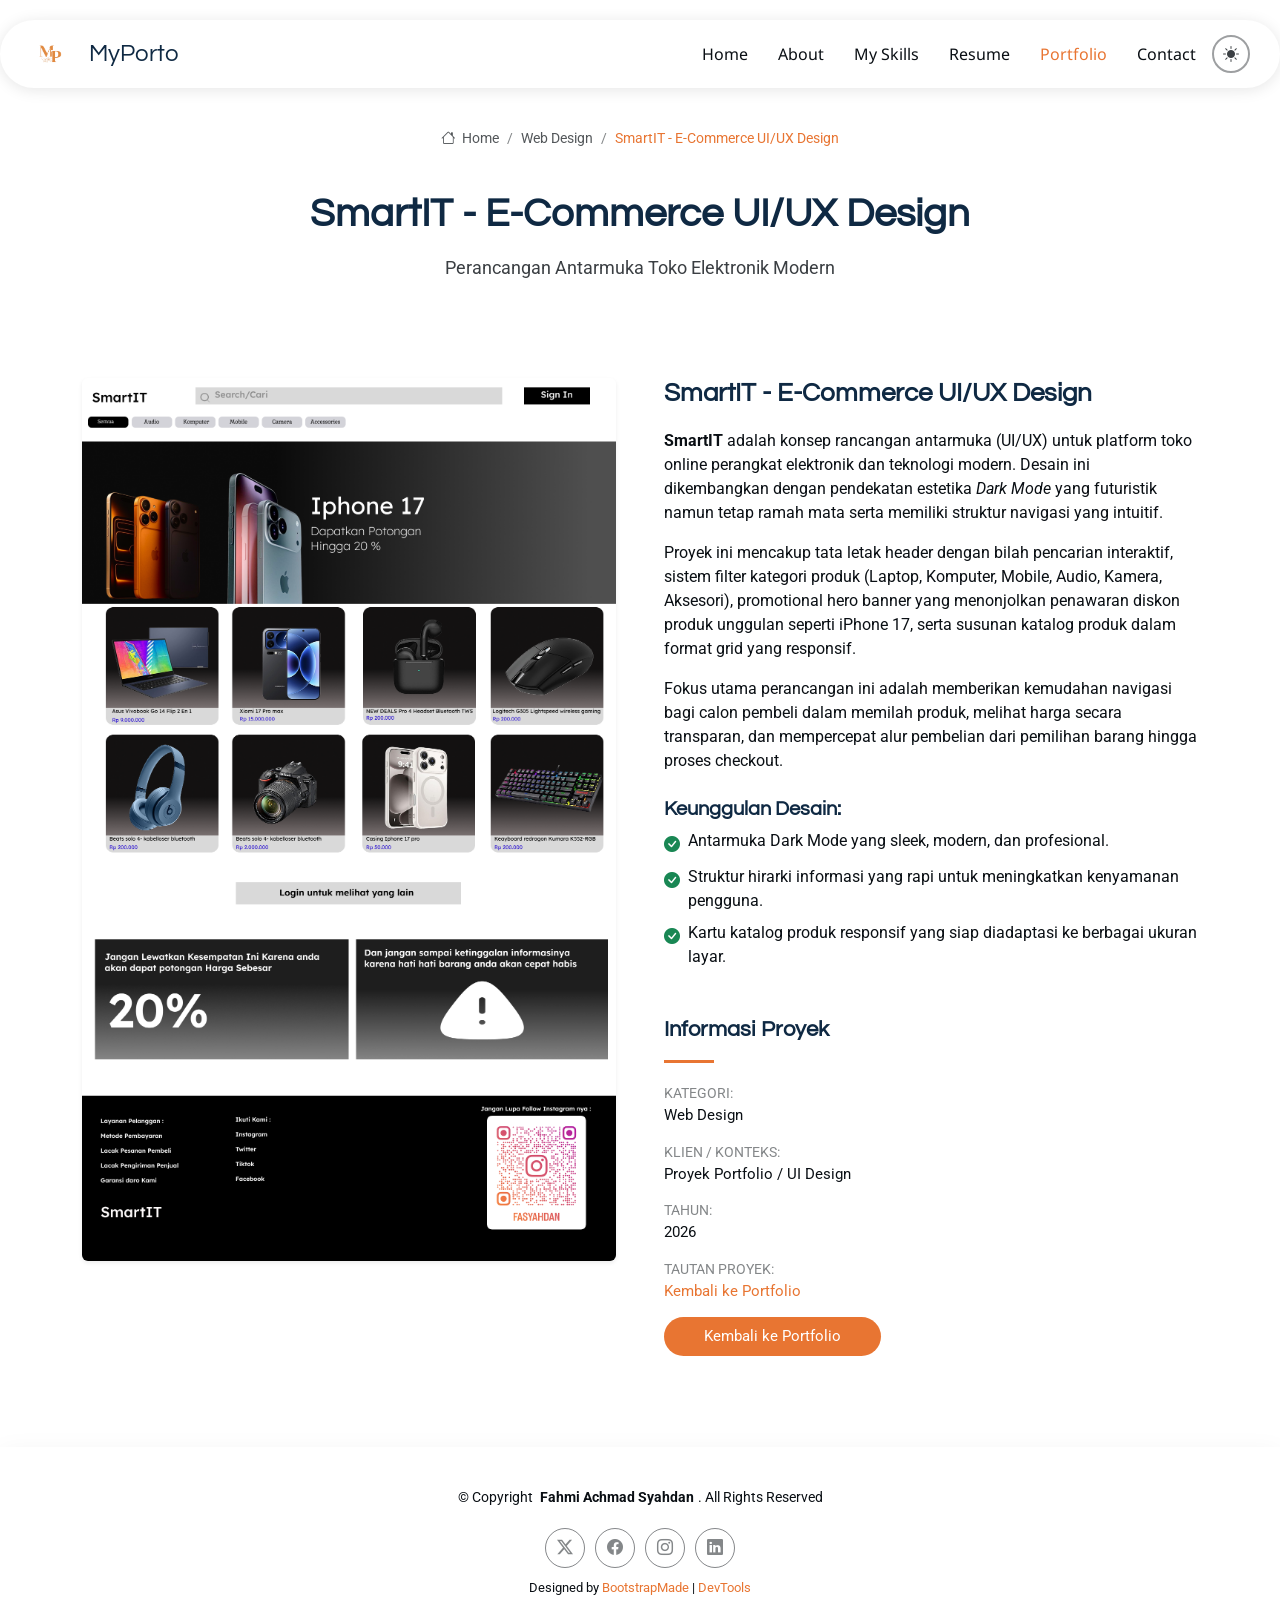
<file: portfolio-details.html>
<!DOCTYPE html>
<html lang="en">

<head>
  <meta charset="utf-8">
  <meta content="width=device-width, initial-scale=1.0" name="viewport">
  <title>Portfolio Details - EasyFolio Bootstrap Template</title>
  <meta name="description" content="">
  <meta name="keywords" content="">

  <!-- Favicons -->
  <link href="assets/img/profile/logo-favicon.png" rel="icon">
  <link href="assets/img/profile/logo-favicon.png" rel="apple-touch-icon">

  <!-- Fonts -->
  <link href="https://fonts.googleapis.com" rel="preconnect">
  <link href="https://fonts.gstatic.com" rel="preconnect" crossorigin>
  <link
    href="https://fonts.googleapis.com/css2?family=Roboto:ital,wght@0,100;0,300;0,400;0,500;0,700;0,900;1,100;1,300;1,400;1,500;1,700;1,900&family=Noto+Sans:ital,wght@0,100;0,200;0,300;0,400;0,500;0,600;0,700;0,800;0,900;1,100;1,200;1,300;1,400;1,500;1,600;1,700;1,800;1,900&family=Questrial:wght@400&display=swap"
    rel="stylesheet">

  <!-- Vendor CSS Files -->
  <link href="assets/vendor/bootstrap/css/bootstrap.min.css" rel="stylesheet">
  <link href="assets/vendor/bootstrap-icons/bootstrap-icons.css" rel="stylesheet">
  <link href="assets/vendor/aos/aos.css" rel="stylesheet">
  <link href="assets/vendor/glightbox/css/glightbox.min.css" rel="stylesheet">
  <link href="assets/vendor/swiper/swiper-bundle.min.css" rel="stylesheet">

  <!-- Main CSS File -->
  <link href="assets/css/main.css" rel="stylesheet">

  <!-- =======================================================
  * Template Name: EasyFolio
  * Template URL: https://bootstrapmade.com/easyfolio-bootstrap-portfolio-template/
  * Updated: Feb 21 2025 with Bootstrap v5.3.3
  * Author: BootstrapMade.com
  * License: https://bootstrapmade.com/license/
  ======================================================== -->

  <!-- Dark mode: Apply before render to prevent FOUC -->
  <script>
    (function () {
      if (localStorage.getItem('easyfolio-dark-mode') === 'enabled') {
        document.documentElement.classList.add('dark-mode-preload');
        document.addEventListener('DOMContentLoaded', function () {
          document.body.classList.add('dark-mode');
          document.documentElement.classList.remove('dark-mode-preload');
        });
      }
    })();
  </script>
</head>

<body class="portfolio-details-page">

  <header id="header" class="header d-flex align-items-center sticky-top">
    <div
      class="header-container container-fluid container-xxl position-relative d-flex align-items-center justify-content-between">

      <a href="index.html" class="logo d-flex align-items-center me-auto">
        <img src="assets/img/profile/logo my porto.png" alt="Logo">
        <h1 class="sitename">MyPorto</h1>
      </a>

      <nav id="navmenu" class="navmenu">
        <ul>
          <li><a href="index.html#hero">Home</a></li>
          <li><a href="index.html#about">About</a></li>
          <li><a href="index.html#skills">My Skills</a></li>
          <li><a href="index.html#resume">Resume</a></li>
          <li><a href="index.html#portfolio" class="active">Portfolio</a></li>
          <li><a href="index.html#contact">Contact</a></li>
        </ul>
        <i class="mobile-nav-toggle d-xl-none bi bi-list"></i>
      </nav>

      <!-- <div class="header-social-links">
        <a href="#" class="twitter"><i class="bi bi-twitter-x"></i></a>
        <a href="#" class="facebook"><i class="bi bi-facebook"></i></a>
        <a href="#" class="instagram"><i class="bi bi-instagram"></i></a>
        <a href="#" class="linkedin"><i class="bi bi-linkedin"></i></a>
      </div> -->

      <!-- Dark Mode Toggle -->
      <button class="dark-mode-toggle ms-3" id="darkModeToggle" title="Toggle Dark Mode" aria-label="Toggle Dark Mode">
        <i class="bi bi-sun-fill icon-sun"></i>
        <i class="bi bi-moon-fill icon-moon"></i>
      </button>

    </div>
  </header>

  <main class="main">

    <!-- Page Title -->
    <div class="page-title">
      <div class="breadcrumbs">
        <nav aria-label="breadcrumb">
          <ol class="breadcrumb">
            <li class="breadcrumb-item"><a href="index.html"><i class="bi bi-house"></i> Home</a></li>
            <li class="breadcrumb-item"><a href="index.html#portfolio" id="breadcrumb-category">Portfolio</a></li>
            <li class="breadcrumb-item active current" id="breadcrumb-item-title">Portfolio Details</li>
          </ol>
        </nav>
      </div>

      <div class="title-wrapper">
        <h1>Portfolio Details</h1>
        <p>Detail lengkap dan dokumentasi hasil karya proyek.</p>
      </div>
    </div><!-- End Page Title -->

    <!-- Portfolio Details Section -->
    <section id="portfolio-details" class="portfolio-details section">

      <div class="container" data-aos="fade-up">

        <div class="row gy-4 g-lg-5">
          <div class="col-lg-6" id="portfolio-images-container">
            <img src="assets/img/portfolio/web design.png" class="img-fluid mb-4 rounded shadow-sm" alt="Portfolio Image">
          </div>

          <div class="col-lg-6">

            <div class="position-sticky" style="top: 40px">
              <div class="portfolio-description">
                <h2 id="detail-title">Judul Portfolio</h2>
                <div id="detail-description">
                  <p>Penjelasan detail proyek portfolio akan tampil di sini.</p>
                </div>
              </div>

              <div class="portfolio-info mt-5">
                <h3>Informasi Proyek</h3>
                <ul>
                  <li><strong>Kategori:</strong> <span id="info-category">Web Design</span></li>
                  <li><strong>Klien / Konteks:</strong> <span id="info-client">Proyek Kampus</span></li>
                  <li><strong>Tahun:</strong> <span id="info-date">2026</span></li>
                  <li><strong>Tautan Proyek:</strong> <a href="index.html#portfolio" id="info-url">Kembali ke Portfolio</a></li>
                  <li><a href="index.html#portfolio" class="btn-visit align-self-start" id="btn-visit">Lihat Portfolio Lainnya</a></li>
                </ul>
              </div>
            </div>

          </div>
        </div>

      </div>

    </section><!-- /Portfolio Details Section -->

  </main>

  <footer id="footer" class="footer">

    <div class="container">
      <div class="copyright text-center ">
        <p>© <span>Copyright</span> <strong class="px-1 sitename">Fahmi Achmad Syahdan</strong>. <span>All Rights Reserved</span>
        </p>
      </div>
      <div class="social-links d-flex justify-content-center">
        <a href=""><i class="bi bi-twitter-x"></i></a>
        <a href=""><i class="bi bi-facebook"></i></a>
        <a href=""><i class="bi bi-instagram"></i></a>
        <a href=""><i class="bi bi-linkedin"></i></a>
      </div>
      <div class="credits">
        Designed by <a href="https://bootstrapmade.com/">BootstrapMade</a> | <a
          href="https://bootstrapmade.com/tools/">DevTools</a>
      </div>
    </div>

  </footer>

  <!-- Scroll Top -->
  <a href="#" id="scroll-top" class="scroll-top d-flex align-items-center justify-content-center"><i
      class="bi bi-arrow-up-short"></i></a>

  <!-- Vendor JS Files -->
  <script src="assets/vendor/bootstrap/js/bootstrap.bundle.min.js"></script>
  <script src="assets/vendor/php-email-form/validate.js"></script>
  <script src="assets/vendor/aos/aos.js"></script>
  <script src="assets/vendor/waypoints/noframework.waypoints.js"></script>
  <script src="assets/vendor/glightbox/js/glightbox.min.js"></script>
  <script src="assets/vendor/imagesloaded/imagesloaded.pkgd.min.js"></script>
  <script src="assets/vendor/isotope-layout/isotope.pkgd.min.js"></script>
  <script src="assets/vendor/swiper/swiper-bundle.min.js"></script>

  <!-- Main JS File -->
  <script src="assets/js/main.js"></script>

  <!-- Script Penjelasan Dinamis Portofolio -->
  <script>
    document.addEventListener('DOMContentLoaded', function () {
      const portfolioData = {
        'smartit-web': {
          title: 'SmartIT - E-Commerce UI/UX Design',
          subtitle: 'Perancangan Antarmuka Toko Elektronik Modern',
          category: 'Web Design',
          client: 'Proyek Portfolio / UI Design',
          date: '2026',
          url: 'index.html#portfolio',
          urlText: 'Kembali ke Portfolio',
          images: [
            { src: 'assets/img/portfolio/web design.png', alt: 'SmartIT UI Design' }
          ],
          description: `
            <p><strong>SmartIT</strong> adalah konsep rancangan antarmuka (UI/UX) untuk platform toko online perangkat elektronik dan teknologi modern. Desain ini dikembangkan dengan pendekatan estetika <em>Dark Mode</em> yang futuristik namun tetap ramah mata serta memiliki struktur navigasi yang intuitif.</p>
            <p>Proyek ini mencakup tata letak header dengan bilah pencarian interaktif, sistem filter kategori produk (Laptop, Komputer, Mobile, Audio, Kamera, Aksesori), promotional hero banner yang menonjolkan penawaran diskon produk unggulan seperti iPhone 17, serta susunan katalog produk dalam format grid yang responsif.</p>
            <p>Fokus utama perancangan ini adalah memberikan kemudahan navigasi bagi calon pembeli dalam memilah produk, melihat harga secara transparan, dan mempercepat alur pembelian dari pemilihan barang hingga proses checkout.</p>
          `,
          highlightsTitle: 'Keunggulan Desain:',
          highlights: [
            'Antarmuka Dark Mode yang sleek, modern, dan profesional.',
            'Struktur hirarki informasi yang rapi untuk meningkatkan kenyamanan pengguna.',
            'Kartu katalog produk responsif yang siap diadaptasi ke berbagai ukuran layar.'
          ]
        },
        'laundrymu-mobile': {
          title: 'LaundryMu - Mobile Application',
          subtitle: 'Aplikasi Layanan Cuci Baju Terintegrasi Berbasis Mobile',
          category: 'Mobile Developer',
          client: 'Proyek Aplikasi Kampus',
          date: '2026',
          url: 'index.html#portfolio',
          urlText: 'Kembali ke Portfolio',
          images: [
            { src: 'assets/img/portfolio/mobile developper.jpg', alt: 'LaundryMu Mobile Interface 1' },
            { src: 'assets/img/portfolio/mobile developpere.jpg', alt: 'LaundryMu Mobile Interface 2' }
          ],
          description: `
            <p><strong>LaundryMu Mobile App</strong> dirancang untuk menyelesaikan permasalahan efisiensi dalam layanan laundry harian. Aplikasi ini memberikan kenyamanan bagi pengguna untuk memesan jasa pencucian pakaian langsung dari smartphone mereka tanpa perlu datang ke lokasi fisik outlet.</p>
            <p>Fitur-fitur utama yang ditawarkan meliputi sistem pemilihan jenis paket cuci (cuci lipat, cuci setrika, express), penentuan alur antar-jemput pakaian otomatis, kalkulator estimasi biaya berbasis berat atau jumlah barang, hingga fitur notifikasi status pengerjaan yang transparan dari tahap penerimaan, pencucian, pengeringan, hingga siap diantar.</p>
            <p>Pengembangan antarmuka berfokus pada kesederhanaan penggunaan (usability) sehingga pengguna dari berbagai kalangan dapat menyelesaikan transaksi hanya dalam beberapa langkah mudah.</p>
          `,
          highlightsTitle: 'Fitur Utama Mobile App:',
          highlights: [
            'Pemesanan antar-jemput cuci pakaian berbasis lokasi.',
            'Status pengerjaan real-time (Penerimaan -> Pencucian -> Pengeringan -> Selesai).',
            'Sistem kalkulasi harga otomatis dan riwayat pesanan.'
          ]
        },
        'laundrymu-web': {
          title: 'LaundryMu - Web Management System',
          subtitle: 'Dashboard Admin & Sistem Manajemen Outlet Laundry',
          category: 'Web Developer',
          client: 'Proyek Aplikasi Kampus',
          date: '2026',
          url: 'index.html#portfolio',
          urlText: 'Kembali ke Portfolio',
          images: [
            { src: 'assets/img/portfolio/web developper.png', alt: 'LaundryMu Web Dashboard' }
          ],
          description: `
            <p><strong>LaundryMu Web Management System</strong> merupakan platform berbasis web yang dirancang khusus untuk memenuhi kebutuhan manajerial pemilik outlet dan staf kasir laundry. Sistem ini mengintegrasikan seluruh operasional usaha dalam satu dashboard yang aman dan mudah dioperasikan.</p>
            <p>Dengan sistem ini, kasir dapat melakukan pencatatan transaksi masuk dengan cepat, mencetak nota atau mengirimkan bukti pembayaran digital via WhatsApp/Email, serta mengelola antrean pengerjaan laundry. Pemilik usaha juga disajikan analitik data keuangan harian, mingguan, dan bulanan melalui grafik visualisasi yang interaktif.</p>
            <p>Dibidang teknis, web ini dibangun dengan memperhatikan arsitektur data yang efisien, keamanan hak akses pengguna (Role-based Access Control), serta kecepatan pengolahan data transaksi skala menengah.</p>
          `,
          highlightsTitle: 'Modul & Fitur Web:',
          highlights: [
            'Dashboard analitik pendapatan dan grafik transaksi harian.',
            'Manajemen status inventaris bahan cuci & data pelanggan.',
            'Sistem Kasir (POS) cepat dengan pencetakan struk digital.'
          ]
        },
        'kematif-org': {
          title: 'Pengalaman Organisasi - KEMATIF Polije',
          subtitle: 'Ketua BPH & Anggota Divisi Humas KEMATIF Polije',
          category: 'Organisasi',
          client: 'KEMATIF Politeknik Negeri Jember',
          date: '2024 - Sekarang',
          url: 'index.html#resume',
          urlText: 'Lihat Resume Organisasi',
          images: [
            { src: 'assets/img/portfolio/kematif.JPG', alt: 'Kegiatan Organisasi KEMATIF' }
          ],
          description: `
            <p>Perjalanan kepemimpinan dan manajerial dalam organisasi mahasiswa <strong>KEMATIF (Keluarga Mahasiswa Teknik Informatika) Politeknik Negeri Jember</strong>. Selama masa kepengurusan, dipercayakan amanah strategis sebagai <strong>Ketua Badan Pengawas Harian (BPH)</strong> untuk periode 2024-2025.</p>
            <p>Dalam peran sebagai Ketua BPH, tanggung jawab utama meliputi pengawasan pelaksanaan program kerja seluruh divisi, penyusunan evaluasi kinerja pengurus, pertanggungjawaban anggaran, serta menjaga keharmonisan internal organisasi. Selanjutnya pada periode 2026-Sekarang, terus aktif berkontribusi di <strong>Divisi Humas</strong> untuk memimpin strategi komunikasi publik, menjalin kerjasama eksternal, dan mengelola media publikasi himpunan.</p>
            <p>Pengalaman ini mengasah soft skill yang sangat berharga seperti kemampuan kepemimpinan (leadership), pemecahan masalah kritis, manajemen konflik, komunikasi publik, serta kerja sama tim dalam situasi bertekanan tinggi.</p>
          `,
          highlightsTitle: 'Pencapaian & Peran Utama:',
          highlights: [
            'Mengawal dan mengevaluasi seluruh program kerja himpunan selama periode 2024-2025.',
            'Merancang strategi kehumasan dan penyampaian informasi kepada pihak internal & eksternal kampus.',
            'Menginisiasi publikasi kreatif dan liputan dokumentasi kegiatan kemahasiswaan.'
          ]
        },
        'photography-ec': {
          title: 'Karya Fotografi & Dokumentasi UKM English Club',
          subtitle: 'Dokumentasi Visual Liputan Acara Kampus & Event',
          category: 'Fotografer',
          client: 'UKM English Club Polije',
          date: '2025 - Sekarang',
          url: 'index.html#portfolio',
          urlText: 'Kembali ke Portfolio',
          images: [
            { src: 'assets/img/portfolio/organisasi ec.JPG', alt: 'Dokumentasi UKM EC 1' },
            { src: 'assets/img/portfolio/organisasi ec 2.JPG', alt: 'Dokumentasi UKM EC 2' }
          ],
          description: `
            <p>Koleksi dokumentasi visual dan hasil karya fotografi pada berbagai kegiatan resmi <strong>UKM English Club Politeknik Negeri Jember</strong>. Fotografi merupakan salah satu keahlian utama di luar dunia pemrograman yang menjadi wadah dalam mengekspresikan kreativitas visual dan komunikasi publik.</p>
            <p>Proyek dokumentasi ini mencakup pengambilan gambar pada event makrab, kompetisi bahasa Inggris, seminar nasional, serta pelantikan anggota baru. Proses pengerjaan meliputi perencanaan sudut pengambilan gambar (shot list), teknik pencahayaan di lapangan, hingga tahap <em>post-processing</em> (retouching dan koreksi warna) agar hasil foto memiliki standar kualitas tinggi.</p>
            <p>Hasil karya ini tidak hanya digunakan sebagai arsip organisasi tetapi juga menjadi materi utama dalam kampanye media sosial untuk menarik minat calon anggota baru.</p>
          `,
          highlightsTitle: 'Keahlian Fotografi & Media:',
          highlights: [
            'Penguasaan teknik kamera DSLR/Mirrorless, komposisi visual, & lighting.',
            'Penyuntingan dan koreksi warna foto untuk keperluan materi publikasi.',
            'Manajemen liputan dokumentasi event berskala kampus.'
          ]
        }
      };

      // Get project ID from URL
      const urlParams = new URLSearchParams(window.location.search);
      let projectId = urlParams.get('id');

      if (!projectId || !portfolioData[projectId]) {
        projectId = 'smartit-web'; // Default item
      }

      const data = portfolioData[projectId];

      // Update Page Headings & Breadcrumb
      document.title = `${data.title} - Detail Portfolio`;
      
      const pageTitleH1 = document.querySelector('.title-wrapper h1');
      if (pageTitleH1) pageTitleH1.textContent = data.title;

      const pageTitleP = document.querySelector('.title-wrapper p');
      if (pageTitleP) pageTitleP.textContent = data.subtitle;

      const breadcrumbCat = document.getElementById('breadcrumb-category');
      if (breadcrumbCat) breadcrumbCat.textContent = data.category;

      const breadcrumbTitle = document.getElementById('breadcrumb-item-title');
      if (breadcrumbTitle) breadcrumbTitle.textContent = data.title;

      // Update Images
      const imgContainer = document.getElementById('portfolio-images-container');
      if (imgContainer) {
        imgContainer.innerHTML = data.images.map(img => 
          `<img src="${img.src}" class="img-fluid mb-4 rounded shadow-sm" alt="${img.alt}">`
        ).join('');
      }

      // Update Content
      const titleElem = document.getElementById('detail-title');
      if (titleElem) titleElem.textContent = data.title;

      const descElem = document.getElementById('detail-description');
      if (descElem) {
        let contentHtml = data.description;
        if (data.highlights && data.highlights.length > 0) {
          contentHtml += `<div class="mt-4 mb-4"><h5 class="fw-bold">${data.highlightsTitle || 'Highlight Proyek:'}</h5><ul class="list-unstyled mt-2">`;
          data.highlights.forEach(h => {
            contentHtml += `<li class="mb-2 d-flex align-items-start"><i class="bi bi-check-circle-fill text-success me-2 mt-1"></i><span>${h}</span></li>`;
          });
          contentHtml += `</ul></div>`;
        }
        descElem.innerHTML = contentHtml;
      }

      // Update Project Info Sidebar
      const catElem = document.getElementById('info-category');
      if (catElem) catElem.textContent = data.category;

      const clientElem = document.getElementById('info-client');
      if (clientElem) clientElem.textContent = data.client;

      const dateElem = document.getElementById('info-date');
      if (dateElem) dateElem.textContent = data.date;

      const urlElem = document.getElementById('info-url');
      if (urlElem) {
        urlElem.href = data.url;
        urlElem.textContent = data.urlText || 'Kembali ke Portfolio';
      }

      const btnVisit = document.getElementById('btn-visit');
      if (btnVisit) {
        btnVisit.href = data.url;
        btnVisit.textContent = data.urlText || 'Lihat Portfolio Lainnya';
      }
    });
  </script>

</body>

</html>
</file>
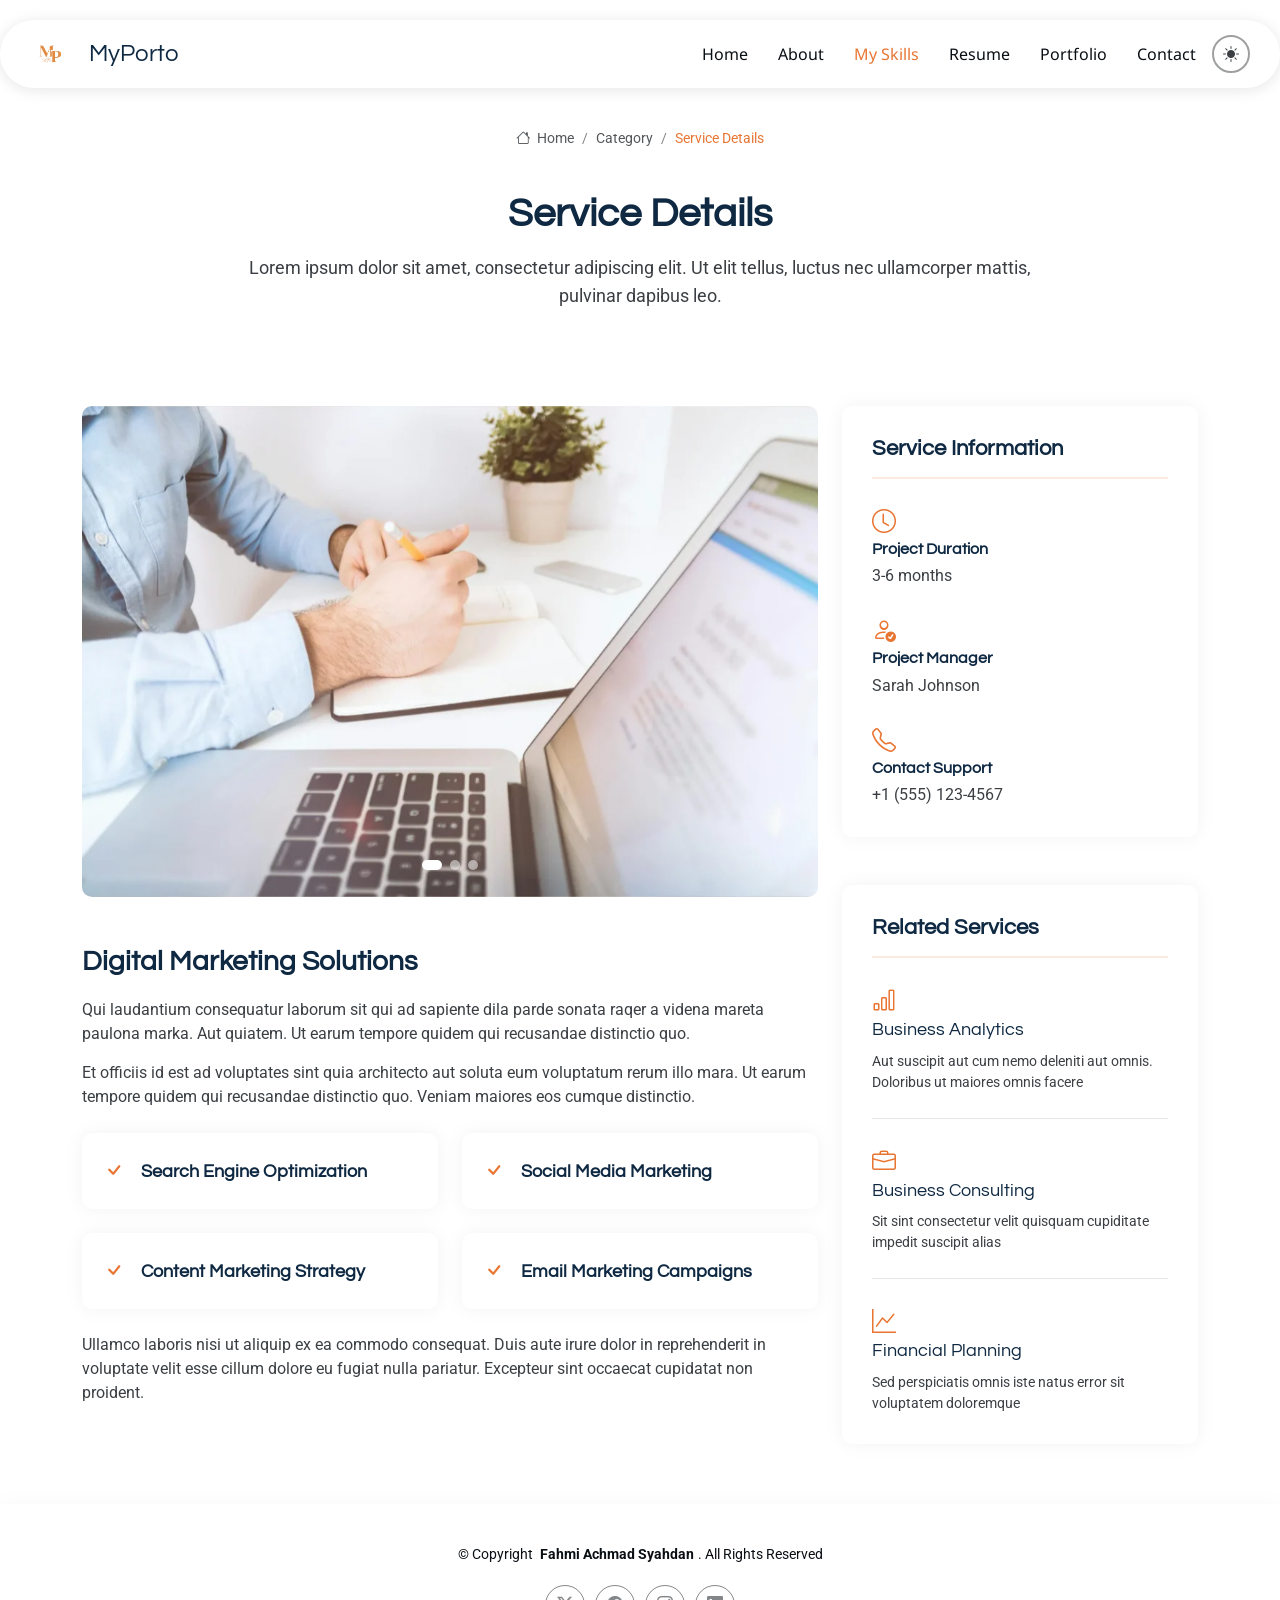
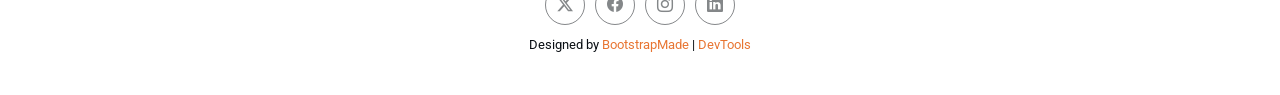
<file: service-details.html>
<!DOCTYPE html>
<html lang="en">

<head>
  <meta charset="utf-8">
  <meta content="width=device-width, initial-scale=1.0" name="viewport">
  <title>Service Details - EasyFolio Bootstrap Template</title>
  <meta name="description" content="">
  <meta name="keywords" content="">

  <!-- Favicons -->
  <link href="assets/img/profile/logo-favicon.png" rel="icon">
  <link href="assets/img/profile/logo-favicon.png" rel="apple-touch-icon">

  <!-- Fonts -->
  <link href="https://fonts.googleapis.com" rel="preconnect">
  <link href="https://fonts.gstatic.com" rel="preconnect" crossorigin>
  <link
    href="https://fonts.googleapis.com/css2?family=Roboto:ital,wght@0,100;0,300;0,400;0,500;0,700;0,900;1,100;1,300;1,400;1,500;1,700;1,900&family=Noto+Sans:ital,wght@0,100;0,200;0,300;0,400;0,500;0,600;0,700;0,800;0,900;1,100;1,200;1,300;1,400;1,500;1,600;1,700;1,800;1,900&family=Questrial:wght@400&display=swap"
    rel="stylesheet">

  <!-- Vendor CSS Files -->
  <link href="assets/vendor/bootstrap/css/bootstrap.min.css" rel="stylesheet">
  <link href="assets/vendor/bootstrap-icons/bootstrap-icons.css" rel="stylesheet">
  <link href="assets/vendor/aos/aos.css" rel="stylesheet">
  <link href="assets/vendor/glightbox/css/glightbox.min.css" rel="stylesheet">
  <link href="assets/vendor/swiper/swiper-bundle.min.css" rel="stylesheet">

  <!-- Main CSS File -->
  <link href="assets/css/main.css" rel="stylesheet">

  <!-- =======================================================
  * Template Name: EasyFolio
  * Template URL: https://bootstrapmade.com/easyfolio-bootstrap-portfolio-template/
  * Updated: Feb 21 2025 with Bootstrap v5.3.3
  * Author: BootstrapMade.com
  * License: https://bootstrapmade.com/license/
  ======================================================== -->

  <!-- Dark mode: Apply before render to prevent FOUC -->
  <script>
    (function () {
      if (localStorage.getItem('easyfolio-dark-mode') === 'enabled') {
        document.documentElement.classList.add('dark-mode-preload');
        document.addEventListener('DOMContentLoaded', function () {
          document.body.classList.add('dark-mode');
          document.documentElement.classList.remove('dark-mode-preload');
        });
      }
    })();
  </script>
</head>

<body class="service-details-page">

  <header id="header" class="header d-flex align-items-center sticky-top">
    <div
      class="header-container container-fluid container-xxl position-relative d-flex align-items-center justify-content-between">

      <a href="index.html" class="logo d-flex align-items-center me-auto">
        <img src="assets/img/profile/logo my porto.png" alt="Logo">
        <h1 class="sitename">MyPorto</h1>
      </a>

      <nav id="navmenu" class="navmenu">
        <ul>
          <li><a href="index.html#hero">Home</a></li>
          <li><a href="index.html#about">About</a></li>
          <li><a href="index.html#skills" class="active">My Skills</a></li>
          <li><a href="index.html#resume">Resume</a></li>
          <li><a href="index.html#portfolio">Portfolio</a></li>
          <li><a href="index.html#contact">Contact</a></li>
        </ul>
        <i class="mobile-nav-toggle d-xl-none bi bi-list"></i>
      </nav>

      <!-- <div class="header-social-links">
        <a href="#" class="twitter"><i class="bi bi-twitter-x"></i></a>
        <a href="#" class="facebook"><i class="bi bi-facebook"></i></a>
        <a href="#" class="instagram"><i class="bi bi-instagram"></i></a>
        <a href="#" class="linkedin"><i class="bi bi-linkedin"></i></a>
      </div> -->

      <!-- Dark Mode Toggle -->
      <button class="dark-mode-toggle ms-3" id="darkModeToggle" title="Toggle Dark Mode" aria-label="Toggle Dark Mode">
        <i class="bi bi-sun-fill icon-sun"></i>
        <i class="bi bi-moon-fill icon-moon"></i>
      </button>

    </div>
  </header>

  <main class="main">

    <!-- Page Title -->
    <div class="page-title">
      <div class="breadcrumbs">
        <nav aria-label="breadcrumb">
          <ol class="breadcrumb">
            <li class="breadcrumb-item"><a href="#"><i class="bi bi-house"></i> Home</a></li>
            <li class="breadcrumb-item"><a href="#">Category</a></li>
            <li class="breadcrumb-item active current">Service Details</li>
          </ol>
        </nav>
      </div>

      <div class="title-wrapper">
        <h1>Service Details</h1>
        <p>Lorem ipsum dolor sit amet, consectetur adipiscing elit. Ut elit tellus, luctus nec ullamcorper mattis,
          pulvinar dapibus leo.</p>
      </div>
    </div><!-- End Page Title -->

    <!-- Service Details Section -->
    <section id="service-details" class="service-details section">

      <div class="container" data-aos="fade-up" data-aos-delay="100">

        <div class="row gy-4">

          <div class="col-lg-8">
            <div class="service-details-slider swiper init-swiper">
              <script type="application/json" class="swiper-config">
                {
                  "loop": true,
                  "speed": 600,
                  "autoplay": {
                    "delay": 5000
                  },
                  "slidesPerView": 1,
                  "pagination": {
                    "el": ".swiper-pagination",
                    "type": "bullets",
                    "clickable": true
                  }
                }
              </script>
              <div class="swiper-wrapper align-items-center">
                <div class="swiper-slide">
                  <img src="assets/img/services/services-1.webp" alt="" class="img-fluid" loading="lazy">
                </div>
                <div class="swiper-slide">
                  <img src="assets/img/services/services-2.webp" alt="" class="img-fluid" loading="lazy">
                </div>
                <div class="swiper-slide">
                  <img src="assets/img/services/services-3.webp" alt="" class="img-fluid" loading="lazy">
                </div>
              </div>
              <div class="swiper-pagination"></div>
            </div>

            <div class="content mt-5">
              <h3>Digital Marketing Solutions</h3>
              <p>
                Qui laudantium consequatur laborum sit qui ad sapiente dila parde sonata raqer a videna mareta paulona
                marka. Aut quiatem. Ut earum tempore quidem qui recusandae distinctio quo.
              </p>
              <p>
                Et officiis id est ad voluptates sint quia architecto aut soluta eum voluptatum rerum illo mara. Ut
                earum tempore quidem qui recusandae distinctio quo. Veniam maiores eos cumque distinctio.
              </p>

              <div class="features mt-4">
                <div class="row gy-4">
                  <div class="col-md-6" data-aos="fade-up" data-aos-delay="100">
                    <div class="feature-box d-flex align-items-center">
                      <i class="bi bi-check"></i>
                      <h4>Search Engine Optimization</h4>
                    </div>
                  </div>
                  <div class="col-md-6" data-aos="fade-up" data-aos-delay="200">
                    <div class="feature-box d-flex align-items-center">
                      <i class="bi bi-check"></i>
                      <h4>Social Media Marketing</h4>
                    </div>
                  </div>
                  <div class="col-md-6" data-aos="fade-up" data-aos-delay="300">
                    <div class="feature-box d-flex align-items-center">
                      <i class="bi bi-check"></i>
                      <h4>Content Marketing Strategy</h4>
                    </div>
                  </div>
                  <div class="col-md-6" data-aos="fade-up" data-aos-delay="400">
                    <div class="feature-box d-flex align-items-center">
                      <i class="bi bi-check"></i>
                      <h4>Email Marketing Campaigns</h4>
                    </div>
                  </div>
                </div>
              </div>

              <p class="mt-4">
                Ullamco laboris nisi ut aliquip ex ea commodo consequat. Duis aute irure dolor in reprehenderit in
                voluptate velit esse cillum dolore eu fugiat nulla pariatur. Excepteur sint occaecat cupidatat non
                proident.
              </p>
            </div>
          </div>

          <div class="col-lg-4">
            <div class="service-info">
              <h4>Service Information</h4>
              <div class="info-item">
                <i class="bi bi-clock"></i>
                <h5>Project Duration</h5>
                <p>3-6 months</p>
              </div>
              <div class="info-item">
                <i class="bi bi-person-check"></i>
                <h5>Project Manager</h5>
                <p>Sarah Johnson</p>
              </div>
              <div class="info-item">
                <i class="bi bi-telephone"></i>
                <h5>Contact Support</h5>
                <p>+1 (555) 123-4567</p>
              </div>
            </div>

            <div class="related-services mt-5">
              <h4>Related Services</h4>
              <div class="service-item">
                <i class="bi bi-bar-chart"></i>
                <h5><a href="#">Business Analytics</a></h5>
                <p>Aut suscipit aut cum nemo deleniti aut omnis. Doloribus ut maiores omnis facere</p>
              </div>
              <div class="service-item">
                <i class="bi bi-briefcase"></i>
                <h5><a href="#">Business Consulting</a></h5>
                <p>Sit sint consectetur velit quisquam cupiditate impedit suscipit alias</p>
              </div>
              <div class="service-item">
                <i class="bi bi-graph-up"></i>
                <h5><a href="#">Financial Planning</a></h5>
                <p>Sed perspiciatis omnis iste natus error sit voluptatem doloremque</p>
              </div>
            </div>
          </div>

        </div>

      </div>

    </section><!-- /Service Details Section -->

  </main>

  <footer id="footer" class="footer">

    <div class="container">
      <div class="copyright text-center ">
        <p>© <span>Copyright</span> <strong class="px-1 sitename">Fahmi Achmad Syahdan</strong>. <span>All Rights Reserved</span>
        </p>
      </div>
      <div class="social-links d-flex justify-content-center">
        <a href=""><i class="bi bi-twitter-x"></i></a>
        <a href=""><i class="bi bi-facebook"></i></a>
        <a href=""><i class="bi bi-instagram"></i></a>
        <a href=""><i class="bi bi-linkedin"></i></a>
      </div>
      <div class="credits">
        <!-- All the links in the footer should remain intact. -->
        <!-- You can delete the links only if you've purchased the pro version. -->
        <!-- Licensing information: https://bootstrapmade.com/license/ -->
        <!-- Purchase the pro version with working PHP/AJAX contact form: [buy-url] -->
        Designed by <a href="https://bootstrapmade.com/">BootstrapMade</a> | <a
          href="https://bootstrapmade.com/tools/">DevTools</a>
      </div>
    </div>

  </footer>

  <!-- Scroll Top -->
  <a href="#" id="scroll-top" class="scroll-top d-flex align-items-center justify-content-center"><i
      class="bi bi-arrow-up-short"></i></a>

  <!-- Vendor JS Files -->
  <script src="assets/vendor/bootstrap/js/bootstrap.bundle.min.js"></script>
  <script src="assets/vendor/php-email-form/validate.js"></script>
  <script src="assets/vendor/aos/aos.js"></script>
  <script src="assets/vendor/waypoints/noframework.waypoints.js"></script>
  <script src="assets/vendor/glightbox/js/glightbox.min.js"></script>
  <script src="assets/vendor/imagesloaded/imagesloaded.pkgd.min.js"></script>
  <script src="assets/vendor/isotope-layout/isotope.pkgd.min.js"></script>
  <script src="assets/vendor/swiper/swiper-bundle.min.js"></script>

  <!-- Main JS File -->
  <script src="assets/js/main.js"></script>

</body>

</html>
</file>
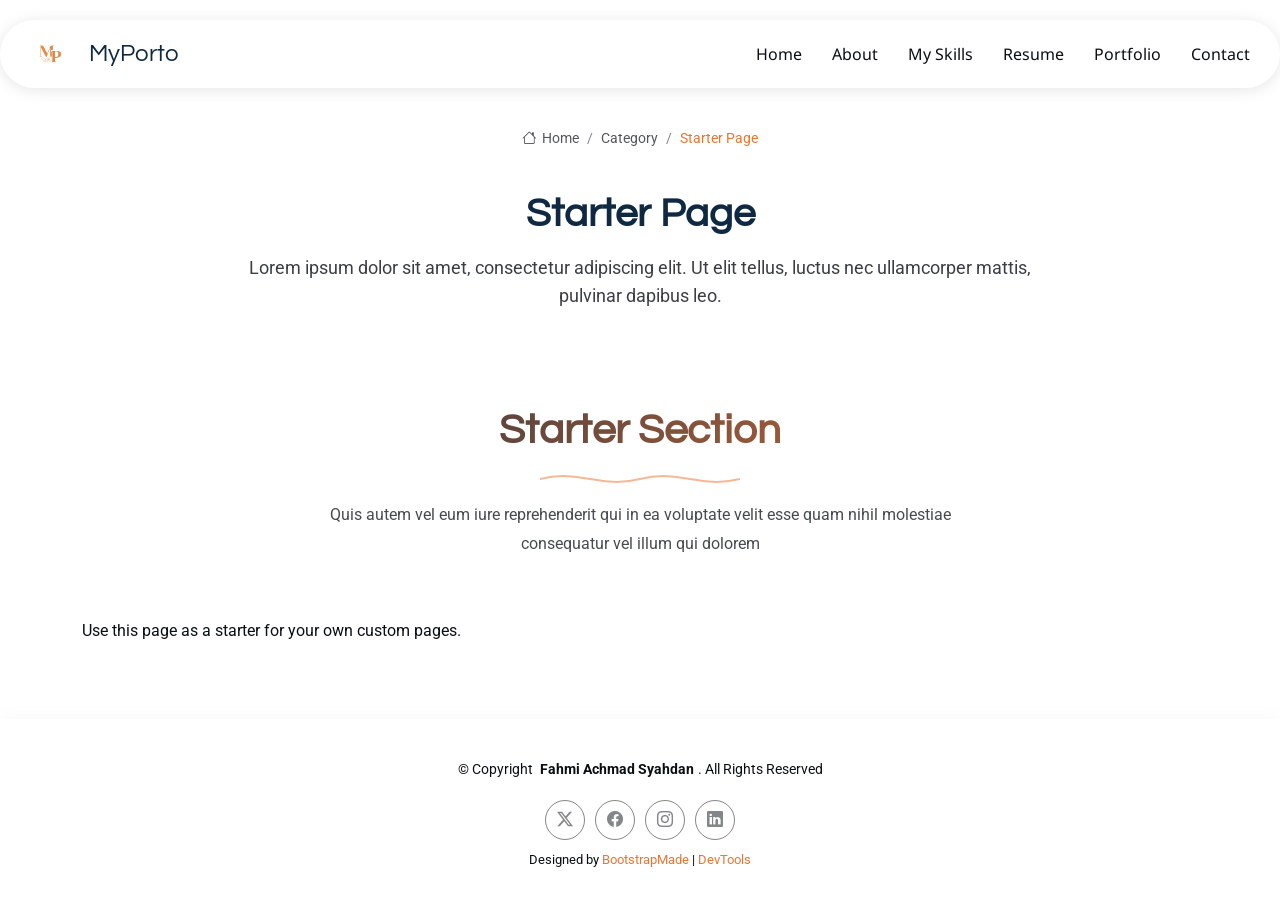
<file: starter-page.html>
<!DOCTYPE html>
<html lang="en">

<head>
  <meta charset="utf-8">
  <meta content="width=device-width, initial-scale=1.0" name="viewport">
  <title>Starter Page - EasyFolio Bootstrap Template</title>
  <meta name="description" content="">
  <meta name="keywords" content="">

  <!-- Favicons -->
  <link href="assets/img/profile/logo-favicon.png" rel="icon">
  <link href="assets/img/profile/logo-favicon.png" rel="apple-touch-icon">

  <!-- Fonts -->
  <link href="https://fonts.googleapis.com" rel="preconnect">
  <link href="https://fonts.gstatic.com" rel="preconnect" crossorigin>
  <link href="https://fonts.googleapis.com/css2?family=Roboto:ital,wght@0,100;0,300;0,400;0,500;0,700;0,900;1,100;1,300;1,400;1,500;1,700;1,900&family=Noto+Sans:ital,wght@0,100;0,200;0,300;0,400;0,500;0,600;0,700;0,800;0,900;1,100;1,200;1,300;1,400;1,500;1,600;1,700;1,800;1,900&family=Questrial:wght@400&display=swap" rel="stylesheet">

  <!-- Vendor CSS Files -->
  <link href="assets/vendor/bootstrap/css/bootstrap.min.css" rel="stylesheet">
  <link href="assets/vendor/bootstrap-icons/bootstrap-icons.css" rel="stylesheet">
  <link href="assets/vendor/aos/aos.css" rel="stylesheet">
  <link href="assets/vendor/glightbox/css/glightbox.min.css" rel="stylesheet">
  <link href="assets/vendor/swiper/swiper-bundle.min.css" rel="stylesheet">

  <!-- Main CSS File -->
  <link href="assets/css/main.css" rel="stylesheet">

  <!-- =======================================================
  * Template Name: EasyFolio
  * Template URL: https://bootstrapmade.com/easyfolio-bootstrap-portfolio-template/
  * Updated: Feb 21 2025 with Bootstrap v5.3.3
  * Author: BootstrapMade.com
  * License: https://bootstrapmade.com/license/
  ======================================================== -->
</head>

<body class="starter-page-page">

  <header id="header" class="header d-flex align-items-center sticky-top">
    <div class="header-container container-fluid container-xxl position-relative d-flex align-items-center justify-content-between">

      <a href="index.html" class="logo d-flex align-items-center me-auto">
        <img src="assets/img/profile/logo my porto.png" alt="Logo">
        <h1 class="sitename">MyPorto</h1>
      </a>

      <nav id="navmenu" class="navmenu">
        <ul>
          <li><a href="index.html#hero">Home</a></li>
          <li><a href="index.html#about">About</a></li>
          <li><a href="index.html#skills">My Skills</a></li>
          <li><a href="index.html#resume">Resume</a></li>
          <li><a href="index.html#portfolio">Portfolio</a></li>
          <li><a href="index.html#contact">Contact</a></li>
        </ul>
        <i class="mobile-nav-toggle d-xl-none bi bi-list"></i>
      </nav>

      <!-- <div class="header-social-links">
        <a href="#" class="twitter"><i class="bi bi-twitter-x"></i></a>
        <a href="#" class="facebook"><i class="bi bi-facebook"></i></a>
        <a href="#" class="instagram"><i class="bi bi-instagram"></i></a>
        <a href="#" class="linkedin"><i class="bi bi-linkedin"></i></a>
      </div> -->

    </div>
  </header>

  <main class="main">

    <!-- Page Title -->
    <div class="page-title">
      <div class="breadcrumbs">
        <nav aria-label="breadcrumb">
          <ol class="breadcrumb">
            <li class="breadcrumb-item"><a href="#"><i class="bi bi-house"></i> Home</a></li>
            <li class="breadcrumb-item"><a href="#">Category</a></li>
            <li class="breadcrumb-item active current">Starter Page</li>
          </ol>
        </nav>
      </div>

      <div class="title-wrapper">
        <h1>Starter Page</h1>
        <p>Lorem ipsum dolor sit amet, consectetur adipiscing elit. Ut elit tellus, luctus nec ullamcorper mattis, pulvinar dapibus leo.</p>
      </div>
    </div><!-- End Page Title -->

    <!-- Starter Section Section -->
    <section id="starter-section" class="starter-section section">

      <!-- Section Title -->
      <div class="container section-title" data-aos="fade-up">
        <h2>Starter Section</h2>
        <div class="title-shape">
          <svg viewBox="0 0 200 20" xmlns="http://www.w3.org/2000/svg">
            <path d="M 0,10 C 40,0 60,20 100,10 C 140,0 160,20 200,10" fill="none" stroke="currentColor" stroke-width="2"></path>
          </svg>
        </div>
        <p>Quis autem vel eum iure reprehenderit qui in ea voluptate velit esse quam nihil molestiae consequatur vel illum qui dolorem</p>
      </div><!-- End Section Title -->

      <div class="container" data-aos="fade-up">
        <p>Use this page as a starter for your own custom pages.</p>
      </div>

    </section><!-- /Starter Section Section -->

  </main>

  <footer id="footer" class="footer">

    <div class="container">
      <div class="copyright text-center ">
        <p>© <span>Copyright</span> <strong class="px-1 sitename">Fahmi Achmad Syahdan</strong>. <span>All Rights Reserved</span></p>
      </div>
      <div class="social-links d-flex justify-content-center">
        <a href=""><i class="bi bi-twitter-x"></i></a>
        <a href=""><i class="bi bi-facebook"></i></a>
        <a href=""><i class="bi bi-instagram"></i></a>
        <a href=""><i class="bi bi-linkedin"></i></a>
      </div>
      <div class="credits">
        <!-- All the links in the footer should remain intact. -->
        <!-- You can delete the links only if you've purchased the pro version. -->
        <!-- Licensing information: https://bootstrapmade.com/license/ -->
        <!-- Purchase the pro version with working PHP/AJAX contact form: [buy-url] -->
        Designed by <a href="https://bootstrapmade.com/">BootstrapMade</a> | <a href="https://bootstrapmade.com/tools/">DevTools</a>
      </div>
    </div>

  </footer>

  <!-- Scroll Top -->
  <a href="#" id="scroll-top" class="scroll-top d-flex align-items-center justify-content-center"><i class="bi bi-arrow-up-short"></i></a>

  <!-- Vendor JS Files -->
  <script src="assets/vendor/bootstrap/js/bootstrap.bundle.min.js"></script>
  <script src="assets/vendor/php-email-form/validate.js"></script>
  <script src="assets/vendor/aos/aos.js"></script>
  <script src="assets/vendor/waypoints/noframework.waypoints.js"></script>
  <script src="assets/vendor/glightbox/js/glightbox.min.js"></script>
  <script src="assets/vendor/imagesloaded/imagesloaded.pkgd.min.js"></script>
  <script src="assets/vendor/isotope-layout/isotope.pkgd.min.js"></script>
  <script src="assets/vendor/swiper/swiper-bundle.min.js"></script>

  <!-- Main JS File -->
  <script src="assets/js/main.js"></script>

</body>

</html>
</file>
<file: assets/css/main.css>
/**
* Template Name: EasyFolio
* Template URL: https://bootstrapmade.com/easyfolio-bootstrap-portfolio-template/
* Updated: Feb 21 2025 with Bootstrap v5.3.3
* Author: BootstrapMade.com
* License: https://bootstrapmade.com/license/
*/

/*--------------------------------------------------------------
# Font & Color Variables
# Help: https://bootstrapmade.com/color-system/
--------------------------------------------------------------*/
/* Fonts */
:root {
  --default-font: "Roboto", system-ui, -apple-system, "Segoe UI", Roboto, "Helvetica Neue", Arial, "Noto Sans", "Liberation Sans", sans-serif, "Apple Color Emoji", "Segoe UI Emoji", "Segoe UI Symbol", "Noto Color Emoji";
  --heading-font: "Questrial", sans-serif;
  --nav-font: "Noto Sans", sans-serif;
}

/* Global Colors - The following color variables are used throughout the website. Updating them here will change the color scheme of the entire website */
:root {
  --background-color: #ffffff;
  /* Background color for the entire website, including individual sections */
  --default-color: #0a0f14;
  /* Default color used for the majority of the text content across the entire website */
  --heading-color: #0f2943;
  /* Color for headings, subheadings and title throughout the website */
  --accent-color: #e87532;
  /* Accent color that represents your brand on the website. It's used for buttons, links, and other elements that need to stand out */
  --surface-color: #ffffff;
  /* The surface color is used as a background of boxed elements within sections, such as cards, icon boxes, or other elements that require a visual separation from the global background. */
  --contrast-color: #ffffff;
  /* Contrast color for text, ensuring readability against backgrounds of accent, heading, or default colors. */
}

/* Nav Menu Colors - The following color variables are used specifically for the navigation menu. They are separate from the global colors to allow for more customization options */
:root {
  --nav-color: #0a0f14;
  /* The default color of the main navmenu links */
  --nav-hover-color: #e87532;
  /* Applied to main navmenu links when they are hovered over or active */
  --nav-mobile-background-color: #ffffff;
  /* Used as the background color for mobile navigation menu */
  --nav-dropdown-background-color: #ffffff;
  /* Used as the background color for dropdown items that appear when hovering over primary navigation items */
  --nav-dropdown-color: #0a0f14;
  /* Used for navigation links of the dropdown items in the navigation menu. */
  --nav-dropdown-hover-color: #e87532;
  /* Similar to --nav-hover-color, this color is applied to dropdown navigation links when they are hovered over. */
}

/* Color Presets - These classes override global colors when applied to any section or element, providing reuse of the sam color scheme. */

.light-background {
  --background-color: #faf9fb;
  --surface-color: #ffffff;
}

.dark-background {
  --background-color: #060606;
  --default-color: #ffffff;
  --heading-color: #ffffff;
  --surface-color: #252525;
  --contrast-color: #ffffff;
}

/* Dark Mode Global Override - Applied when body has .dark-mode class */
body.dark-mode {
  --background-color: #0d1117;
  --default-color: #e6edf3;
  --heading-color: #f0f6fc;
  --accent-color: #f0954a;
  --surface-color: #161b22;
  --contrast-color: #0d1117;
  --nav-color: #e6edf3;
  --nav-hover-color: #f0954a;
  --nav-mobile-background-color: #161b22;
  --nav-dropdown-background-color: #1c2128;
  --nav-dropdown-color: #e6edf3;
  --nav-dropdown-hover-color: #f0954a;
}

body.dark-mode .light-background {
  --background-color: #161b22;
  --surface-color: #1c2128;
}

/* Global transition for smooth dark/light mode switching */
body,
body * {
  transition: background-color 0.4s ease, color 0.4s ease, border-color 0.3s ease, box-shadow 0.3s ease;
}

/* Smooth scroll */
:root {
  scroll-behavior: smooth;
}

/*--------------------------------------------------------------
# Dark Mode Toggle Button
--------------------------------------------------------------*/
.dark-mode-toggle {
  background: none;
  border: 2px solid color-mix(in srgb, var(--default-color), transparent 60%);
  border-radius: 50px;
  cursor: pointer;
  display: flex;
  align-items: center;
  justify-content: center;
  width: 38px;
  height: 38px;
  padding: 0;
  margin-left: 10px;
  color: color-mix(in srgb, var(--default-color), transparent 20%);
  font-size: 16px;
  position: relative;
  overflow: hidden;
  transition: all 0.3s ease;
  flex-shrink: 0;
}

.dark-mode-toggle:hover {
  border-color: var(--accent-color);
  color: var(--accent-color);
  transform: scale(1.1);
  box-shadow: 0 0 12px color-mix(in srgb, var(--accent-color), transparent 50%);
}

.dark-mode-toggle .icon-sun,
.dark-mode-toggle .icon-moon {
  position: absolute;
  transition: opacity 0.3s ease, transform 0.4s ease;
  line-height: 0;
}

.dark-mode-toggle .icon-sun {
  opacity: 1;
  transform: rotate(0deg) scale(1);
}

.dark-mode-toggle .icon-moon {
  opacity: 0;
  transform: rotate(-90deg) scale(0.5);
}

body.dark-mode .dark-mode-toggle .icon-sun {
  opacity: 0;
  transform: rotate(90deg) scale(0.5);
}

body.dark-mode .dark-mode-toggle .icon-moon {
  opacity: 1;
  transform: rotate(0deg) scale(1);
}

body.dark-mode .dark-mode-toggle {
  border-color: color-mix(in srgb, #f0954a, transparent 40%);
  color: #f0954a;
}

/*--------------------------------------------------------------
# General Styling & Shared Classes
--------------------------------------------------------------*/
body {
  color: var(--default-color);
  background-color: var(--background-color);
  font-family: var(--default-font);
}

a {
  color: var(--accent-color);
  text-decoration: none;
  transition: 0.3s;
}

a:hover {
  color: color-mix(in srgb, var(--accent-color), transparent 25%);
  text-decoration: none;
}

h1,
h2,
h3,
h4,
h5,
h6 {
  color: var(--heading-color);
  font-family: var(--heading-font);
}

/* PHP Email Form Messages
------------------------------*/
.php-email-form .error-message {
  display: none;
  background: #df1529;
  color: #ffffff;
  text-align: left;
  padding: 15px;
  margin-bottom: 24px;
  font-weight: 600;
}

.php-email-form .sent-message {
  display: none;
  color: #ffffff;
  background: #059652;
  text-align: center;
  padding: 15px;
  margin-bottom: 24px;
  font-weight: 600;
}

.php-email-form .loading {
  display: none;
  background: var(--surface-color);
  text-align: center;
  padding: 15px;
  margin-bottom: 24px;
}

.php-email-form .loading:before {
  content: "";
  display: inline-block;
  border-radius: 50%;
  width: 24px;
  height: 24px;
  margin: 0 10px -6px 0;
  border: 3px solid var(--accent-color);
  border-top-color: var(--surface-color);
  animation: php-email-form-loading 1s linear infinite;
}

@keyframes php-email-form-loading {
  0% {
    transform: rotate(0deg);
  }

  100% {
    transform: rotate(360deg);
  }
}

/*--------------------------------------------------------------
# Global Header
--------------------------------------------------------------*/
.header {
  color: var(--default-color);
  background-color: var(--background-color);
  padding: 20px 0;
  transition: all 0.5s;
  z-index: 997;
}

.header .header-container {
  background: var(--surface-color);
  border-radius: 50px;
  padding: 4px 30px;
  box-shadow: 0px 2px 15px rgba(0, 0, 0, 0.1);
}

.header .logo {
  line-height: 1;
}

.header .logo img {
  max-height: 44px;
  margin-right: 10px;
}

.header .logo h1 {
  font-size: 24px;
  margin: 0;
  padding-left: 5px;
  font-weight: 500;
  color: var(--heading-color);
}

.header .header-social-links {
  padding-right: 15px;
}

.header .header-social-links a {
  color: color-mix(in srgb, var(--default-color), transparent 40%);
  padding-left: 6px;
  display: inline-block;
  transition: 0.3s;
  font-size: 16px;
}

.header .header-social-links a:hover {
  color: var(--accent-color);
}

.header .header-social-links a i {
  line-height: 0px;
}

@media (max-width: 1200px) {
  .header {
    padding-top: 10px;
  }

  .header .header-container {
    margin-left: 10px;
    margin-right: 10px;
    padding: 10px 5px 10px 15px;
  }

  .header .logo {
    order: 1;
  }

  .header .header-social-links {
    order: 2;
  }

  .header .navmenu {
    order: 3;
  }
}

/*--------------------------------------------------------------
# Navigation Menu
--------------------------------------------------------------*/
/* Navmenu - Desktop */
@media (min-width: 1200px) {
  .navmenu {
    padding: 0;
  }

  .navmenu ul {
    margin: 0;
    padding: 0;
    display: flex;
    list-style: none;
    align-items: center;
  }

  .navmenu li {
    position: relative;
  }

  .navmenu a,
  .navmenu a:focus {
    color: var(--nav-color);
    padding: 18px 15px;
    font-size: 16px;
    font-family: var(--nav-font);
    font-weight: 400;
    display: flex;
    align-items: center;
    justify-content: space-between;
    white-space: nowrap;
    transition: 0.3s;
  }

  .navmenu a i,
  .navmenu a:focus i {
    font-size: 12px;
    line-height: 0;
    margin-left: 5px;
    transition: 0.3s;
  }

  .navmenu li:last-child a {
    padding-right: 0;
  }

  .navmenu li:hover>a,
  .navmenu .active,
  .navmenu .active:focus {
    color: var(--nav-hover-color);
  }

  .navmenu .dropdown ul {
    margin: 0;
    padding: 10px 0;
    background: var(--nav-dropdown-background-color);
    display: block;
    position: absolute;
    visibility: hidden;
    left: 14px;
    top: 130%;
    opacity: 0;
    transition: 0.3s;
    border-radius: 4px;
    z-index: 99;
    box-shadow: 0px 0px 30px rgba(0, 0, 0, 0.1);
  }

  .navmenu .dropdown ul li {
    min-width: 200px;
  }

  .navmenu .dropdown ul a {
    padding: 10px 20px;
    font-size: 15px;
    text-transform: none;
    color: var(--nav-dropdown-color);
  }

  .navmenu .dropdown ul a i {
    font-size: 12px;
  }

  .navmenu .dropdown ul a:hover,
  .navmenu .dropdown ul .active:hover,
  .navmenu .dropdown ul li:hover>a {
    color: var(--nav-dropdown-hover-color);
  }

  .navmenu .dropdown:hover>ul {
    opacity: 1;
    top: 100%;
    visibility: visible;
  }

  .navmenu .dropdown .dropdown ul {
    top: 0;
    left: -90%;
    visibility: hidden;
  }

  .navmenu .dropdown .dropdown:hover>ul {
    opacity: 1;
    top: 0;
    left: -100%;
    visibility: visible;
  }
}

/* Navmenu - Mobile */
@media (max-width: 1199px) {
  .mobile-nav-toggle {
    color: var(--nav-color);
    font-size: 28px;
    line-height: 0;
    margin-right: 10px;
    cursor: pointer;
    transition: color 0.3s;
  }

  .navmenu {
    padding: 0;
    z-index: 9997;
  }

  .navmenu ul {
    display: none;
    list-style: none;
    position: absolute;
    inset: 60px 20px 20px 20px;
    padding: 10px 0;
    margin: 0;
    border-radius: 6px;
    background-color: var(--nav-mobile-background-color);
    overflow-y: auto;
    transition: 0.3s;
    z-index: 9998;
    box-shadow: 0px 0px 30px rgba(0, 0, 0, 0.1);
  }

  .navmenu a,
  .navmenu a:focus {
    color: var(--nav-dropdown-color);
    padding: 10px 20px;
    font-family: var(--nav-font);
    font-size: 17px;
    font-weight: 500;
    display: flex;
    align-items: center;
    justify-content: space-between;
    white-space: nowrap;
    transition: 0.3s;
  }

  .navmenu a i,
  .navmenu a:focus i {
    font-size: 12px;
    line-height: 0;
    margin-left: 5px;
    width: 30px;
    height: 30px;
    display: flex;
    align-items: center;
    justify-content: center;
    border-radius: 50%;
    transition: 0.3s;
    background-color: color-mix(in srgb, var(--accent-color), transparent 90%);
  }

  .navmenu a i:hover,
  .navmenu a:focus i:hover {
    background-color: var(--accent-color);
    color: var(--contrast-color);
  }

  .navmenu a:hover,
  .navmenu .active,
  .navmenu .active:focus {
    color: var(--nav-dropdown-hover-color);
  }

  .navmenu .active i,
  .navmenu .active:focus i {
    background-color: var(--accent-color);
    color: var(--contrast-color);
    transform: rotate(180deg);
  }

  .navmenu .dropdown ul {
    position: static;
    display: none;
    z-index: 99;
    padding: 10px 0;
    margin: 10px 20px;
    background-color: var(--nav-dropdown-background-color);
    border: 1px solid color-mix(in srgb, var(--default-color), transparent 90%);
    box-shadow: none;
    transition: all 0.5s ease-in-out;
  }

  .navmenu .dropdown ul ul {
    background-color: rgba(33, 37, 41, 0.1);
  }

  .navmenu .dropdown>.dropdown-active {
    display: block;
    background-color: rgba(33, 37, 41, 0.03);
  }

  .mobile-nav-active {
    overflow: hidden;
  }

  .mobile-nav-active .mobile-nav-toggle {
    color: #fff;
    position: absolute;
    font-size: 32px;
    top: 15px;
    right: 15px;
    margin-right: 0;
    z-index: 9999;
  }

  .mobile-nav-active .navmenu {
    position: fixed;
    overflow: hidden;
    inset: 0;
    background: rgba(33, 37, 41, 0.8);
    transition: 0.3s;
  }

  .mobile-nav-active .navmenu>ul {
    display: block;
  }
}

/*--------------------------------------------------------------
# Global Footer
--------------------------------------------------------------*/
.footer {
  color: var(--default-color);
  background-color: var(--background-color);
  font-size: 14px;
  padding: 40px 0;
  position: relative;
  box-shadow: 0 5px 25px rgba(0, 0, 0, 0.05);
}

.footer .copyright p {
  margin-bottom: 0;
}

.footer .social-links {
  margin-top: 20px;
}

.footer .social-links a {
  display: flex;
  align-items: center;
  justify-content: center;
  width: 40px;
  height: 40px;
  border-radius: 50%;
  border: 1px solid color-mix(in srgb, var(--default-color), transparent 50%);
  font-size: 16px;
  color: color-mix(in srgb, var(--default-color), transparent 50%);
  margin: 0 5px;
  transition: 0.3s;
}

.footer .social-links a:hover {
  color: var(--accent-color);
  border-color: var(--accent-color);
}

.footer .credits {
  margin-top: 10px;
  font-size: 13px;
  text-align: center;
}

/*--------------------------------------------------------------
# Scroll Top Button
--------------------------------------------------------------*/
.scroll-top {
  position: fixed;
  visibility: hidden;
  opacity: 0;
  right: 15px;
  bottom: -15px;
  z-index: 99999;
  background-color: var(--accent-color);
  width: 44px;
  height: 44px;
  border-radius: 50px;
  transition: all 0.4s;
}

.scroll-top i {
  font-size: 24px;
  color: var(--contrast-color);
  line-height: 0;
}

.scroll-top:hover {
  background-color: color-mix(in srgb, var(--accent-color), transparent 20%);
  color: var(--contrast-color);
}

.scroll-top.active {
  visibility: visible;
  opacity: 1;
  bottom: 15px;
}

/*--------------------------------------------------------------
# Disable aos animation delay on mobile devices
--------------------------------------------------------------*/
@media screen and (max-width: 768px) {
  [data-aos-delay] {
    transition-delay: 0 !important;
  }
}

/*--------------------------------------------------------------
# Global Page Titles & Breadcrumbs
--------------------------------------------------------------*/
.page-title {
  text-align: center;
  padding: 20px 0;
}

.page-title .breadcrumbs {
  margin-bottom: 1.5rem;
}

.page-title .breadcrumbs .breadcrumb {
  justify-content: center;
  margin: 0;
  padding: 0;
  background: none;
}

.page-title .breadcrumbs .breadcrumb .breadcrumb-item {
  font-size: 0.9rem;
  color: color-mix(in srgb, var(--default-color), transparent 30%);
}

.page-title .breadcrumbs .breadcrumb .breadcrumb-item.active {
  color: var(--accent-color);
}

.page-title .breadcrumbs .breadcrumb .breadcrumb-item a {
  color: inherit;
  text-decoration: none;
  transition: color 0.3s ease;
}

.page-title .breadcrumbs .breadcrumb .breadcrumb-item a:hover {
  color: var(--accent-color);
}

.page-title .breadcrumbs .breadcrumb .breadcrumb-item a i {
  font-size: 0.9rem;
  margin-right: 0.2rem;
}

.page-title .breadcrumbs .breadcrumb .breadcrumb-item+.breadcrumb-item::before {
  color: color-mix(in srgb, var(--default-color), transparent 50%);
}

.page-title .title-wrapper {
  max-width: 800px;
  margin: 0 auto;
  padding: 1rem 0;
}

.page-title .title-wrapper h1 {
  font-size: 2.5rem;
  margin-bottom: 1rem;
  font-weight: 700;
  color: var(--heading-color);
}

.page-title .title-wrapper p {
  font-size: 1.1rem;
  color: color-mix(in srgb, var(--default-color), transparent 20%);
  margin: 0;
  line-height: 1.6;
}

@media (max-width: 768px) {
  .page-title .title-wrapper h1 {
    font-size: 2rem;
  }

  .page-title .title-wrapper p {
    font-size: 1rem;
  }
}

@media (max-width: 576px) {
  .page-title .title-wrapper h1 {
    font-size: 1.75rem;
  }
}

/*--------------------------------------------------------------
# Global Sections
--------------------------------------------------------------*/
section,
.section {
  color: var(--default-color);
  background-color: var(--background-color);
  padding: 60px 0;
  scroll-margin-top: 90px;
  overflow: clip;
}

@media (max-width: 1199px) {

  section,
  .section {
    scroll-margin-top: 66px;
  }
}

/*--------------------------------------------------------------
# Global Section Titles
--------------------------------------------------------------*/
.section-title {
  text-align: center;
  padding-bottom: 60px;
  position: relative;
}

.section-title h2 {
  font-size: 42px;
  font-weight: 700;
  margin-bottom: 10px;
  background: linear-gradient(120deg, var(--heading-color), var(--accent-color));
  -webkit-background-clip: text;
  -webkit-text-fill-color: transparent;
  background-clip: text;
  position: relative;
}

.section-title .title-shape {
  width: 200px;
  height: 20px;
  margin: 0 auto;
  color: var(--accent-color);
  opacity: 0.5;
}

.section-title .title-shape svg {
  width: 100%;
  height: 100%;
}

.section-title p {
  margin: 15px auto 0;
  font-size: 16px;
  max-width: 700px;
  color: color-mix(in srgb, var(--default-color), transparent 25%);
  line-height: 1.8;
}

@media (max-width: 768px) {
  .section-title h2 {
    font-size: 32px;
  }

  .section-title .subtitle-wrapper .subtitle {
    font-size: 13px;
  }
}

/*--------------------------------------------------------------
# Hero Section
--------------------------------------------------------------*/
.hero {
  padding: 80px 0;
  position: relative;
  overflow: hidden;
}

.hero .content h2 {
  font-size: 3.5rem;
  font-weight: 700;
  line-height: 1.2;
  margin-bottom: 1.5rem;
}

@media (max-width: 991px) {
  .hero .content h2 {
    font-size: 2.5rem;
  }
}

.hero .content .lead {
  font-size: 1.25rem;
  margin-bottom: 2rem;
  color: color-mix(in srgb, var(--default-color), transparent 20%);
}

.hero .cta-buttons {
  display: flex;
  gap: 1rem;
  margin-bottom: 3rem;
}

@media (max-width: 576px) {
  .hero .cta-buttons {
    flex-direction: column;
  }
}

.hero .cta-buttons .btn {
  padding: 0.8rem 2rem;
  font-size: 1rem;
  font-weight: 500;
  border-radius: 50px;
  transition: all 0.3s ease;
}

.hero .cta-buttons .btn.btn-primary {
  background-color: var(--accent-color);
  border-color: var(--accent-color);
  color: var(--contrast-color);
}

.hero .cta-buttons .btn.btn-primary:hover {
  background-color: color-mix(in srgb, var(--accent-color), transparent 15%);
  border-color: color-mix(in srgb, var(--accent-color), transparent 15%);
  transform: translateY(-2px);
}

.hero .cta-buttons .btn.btn-outline {
  border: 2px solid color-mix(in srgb, var(--accent-color), transparent 70%);
  color: var(--accent-color);
  background: transparent;
}

.hero .cta-buttons .btn.btn-outline:hover {
  background-color: var(--accent-color);
  color: var(--contrast-color);
  transform: translateY(-2px);
}

.hero .hero-stats {
  display: flex;
  gap: 3rem;
  margin-top: 2rem;
}

@media (max-width: 576px) {
  .hero .hero-stats {
    flex-direction: column;
    gap: 1.5rem;
  }
}

.hero .hero-stats .stat-item .stat-number {
  display: block;
  font-size: 2.5rem;
  font-weight: 700;
  color: var(--heading-color);
  line-height: 1;
}

.hero .hero-stats .stat-item .stat-label {
  font-size: 0.9rem;
  color: color-mix(in srgb, var(--default-color), transparent 30%);
  margin-top: 0.5rem;
  display: block;
}

.hero .hero-image {
  position: relative;
  padding: 2rem;
}

.hero .hero-image img {
  position: relative;
  z-index: 2;
}

.hero .hero-image .shape-1,
.hero .hero-image .shape-2 {
  position: absolute;
  border-radius: 30% 70% 70% 30%/30% 30% 70% 70%;
  z-index: 1;
}

.hero .hero-image .shape-1 {
  width: 300px;
  height: 300px;
  background-color: color-mix(in srgb, var(--accent-color), transparent 85%);
  top: -20px;
  right: -20px;
  animation: morphShape 15s linear infinite;
}

.hero .hero-image .shape-2 {
  width: 200px;
  height: 200px;
  background-color: color-mix(in srgb, var(--heading-color), transparent 90%);
  bottom: -20px;
  left: -20px;
  animation: morphShape 20s linear infinite reverse;
}

@media (max-width: 991px) {
  .hero {
    text-align: center;
    padding: 60px 0;
  }

  .hero .cta-buttons {
    justify-content: center;
  }

  .hero .hero-stats {
    justify-content: center;
  }

  .hero .hero-image {
    margin-top: 3rem;
  }
}

@keyframes morphShape {
  0% {
    border-radius: 30% 70% 70% 30%/30% 30% 70% 70%;
  }

  25% {
    border-radius: 58% 42% 75% 25%/76% 46% 54% 24%;
  }

  50% {
    border-radius: 50% 50% 33% 67%/55% 27% 73% 45%;
  }

  75% {
    border-radius: 33% 67% 58% 42%/63% 68% 32% 37%;
  }

  100% {
    border-radius: 30% 70% 70% 30%/30% 30% 70% 70%;
  }
}

/*--------------------------------------------------------------
# About Section
--------------------------------------------------------------*/
.about .about-image {
  position: relative;
}

.about .about-image img {
  box-shadow: 0 0 30px rgba(0, 0, 0, 0.1);
}

.about .about-content {
  padding-left: 2rem;
}

@media (max-width: 991.98px) {
  .about .about-content {
    padding-left: 0;
    margin-top: 3rem;
  }
}

.about .about-content .subtitle {
  font-size: 0.875rem;
  font-weight: 600;
  letter-spacing: 2px;
  color: var(--accent-color);
  margin-bottom: 1rem;
  display: block;
}

.about .about-content h2 {
  font-size: 2rem;
  font-weight: 700;
  margin-bottom: 1.5rem;
}

.about .about-content .lead {
  font-size: 1.1rem;
  color: color-mix(in srgb, var(--default-color), transparent 25%);
}

.about .personal-info {
  margin-top: 2rem;
  padding: 2rem;
  background-color: var(--surface-color);
  border-radius: 1rem;
  box-shadow: 0 0 30px rgba(0, 0, 0, 0.05);
}

.about .personal-info .info-item {
  display: flex;
  flex-direction: column;
  gap: 0.5rem;
}

.about .personal-info .info-item .label {
  font-size: 0.875rem;
  color: color-mix(in srgb, var(--default-color), transparent 40%);
}

.about .personal-info .info-item .value {
  font-weight: 600;
  color: var(--heading-color);
}

.about .signature {
  display: flex;
  align-items: center;
  gap: 1.5rem;
}

.about .signature .signature-image {
  max-width: 220px;
}

.about .signature .signature-info h4 {
  font-size: 1.25rem;
  margin-bottom: 0.25rem;
}

.about .signature .signature-info p {
  font-size: 0.875rem;
  color: color-mix(in srgb, var(--default-color), transparent 40%);
  margin: 0;
}

/*--------------------------------------------------------------
# Skills Section
--------------------------------------------------------------*/
.skills .skill-box {
  background-color: var(--surface-color);
  padding: 2rem;
  border-radius: 8px;
  box-shadow: 0 0 20px rgba(0, 0, 0, 0.05);
}

.skills .skill-box h3 {
  font-size: 1.2rem;
  margin-bottom: 1rem;
  font-weight: 600;
}

.skills .skill-box p {
  font-size: 0.9rem;
  margin-bottom: 0.8rem;
  opacity: 0.6;
}

.skills .skill-box .progress {
  background-color: color-mix(in srgb, var(--accent-color), transparent 85%);
  border-radius: 50px;
  height: 8px;
  margin-top: 5px;
  overflow: hidden;
}

.skills .skill-box .progress .progress-bar {
  background-color: var(--accent-color);
  height: 100%;
  position: relative;
  border-radius: 50px;
  transition: 0.9s;
  width: 1px;
}

/*--------------------------------------------------------------
# Resume Section
--------------------------------------------------------------*/
.resume .resume-wrapper .resume-block {
  margin-bottom: 3rem;
}

.resume .resume-wrapper .resume-block:last-child {
  margin-bottom: 0;
}

.resume .resume-wrapper .resume-block h2 {
  font-size: 2rem;
  margin-bottom: 0.8rem;
  font-weight: 700;
}

.resume .resume-wrapper .resume-block h2 span {
  color: var(--accent-color);
}

.resume .resume-wrapper .resume-block .lead {
  color: color-mix(in srgb, var(--default-color), transparent 25%);
  margin-bottom: 3rem;
}

.resume .resume-wrapper .timeline {
  position: relative;
}

.resume .resume-wrapper .timeline::before {
  content: "";
  position: absolute;
  left: 20%;
  top: 0;
  height: 100%;
  width: 2px;
  background-color: color-mix(in srgb, var(--accent-color), transparent 85%);
}

.resume .resume-wrapper .timeline .timeline-item {
  display: flex;
  align-items: flex-start;
  margin-bottom: 2.5rem;
  position: relative;
}

.resume .resume-wrapper .timeline .timeline-item:last-child {
  margin-bottom: 0;
}

.resume .resume-wrapper .timeline .timeline-item .timeline-left {
  width: 20%;
  padding-right: 3rem;
}

.resume .resume-wrapper .timeline .timeline-item .timeline-left .company {
  color: var(--heading-color);
  font-weight: 600;
  font-size: 1.1rem;
  margin-bottom: 0.25rem;
}

.resume .resume-wrapper .timeline .timeline-item .timeline-left .period {
  color: var(--accent-color);
  font-size: 0.9rem;
}

.resume .resume-wrapper .timeline .timeline-item .timeline-dot {
  position: absolute;
  left: calc(20% + 1px);
  transform: translateX(-50%);
  width: 1rem;
  height: 1rem;
  background-color: var(--accent-color);
  border-radius: 50%;
}

.resume .resume-wrapper .timeline .timeline-item .timeline-right {
  width: 70%;
  padding-left: 3rem;
  margin-top: -4px;
}

.resume .resume-wrapper .timeline .timeline-item .timeline-right .position {
  color: var(--heading-color);
  font-size: 1.2rem;
  margin-bottom: 0.6rem;
  font-weight: 600;
}

.resume .resume-wrapper .timeline .timeline-item .timeline-right .description {
  color: color-mix(in srgb, var(--default-color), transparent 25%);
}

.resume .resume-wrapper .timeline .timeline-item .timeline-right ul {
  padding-left: 15px;
}

.resume .resume-wrapper .timeline .timeline-item .timeline-right ul li {
  padding-bottom: 12px;
}

@media (max-width: 992px) {
  .resume .resume-wrapper .resume-block h2 {
    font-size: 2rem;
  }

  .resume .resume-wrapper .timeline::before {
    left: 1rem;
  }

  .resume .resume-wrapper .timeline .timeline-item {
    flex-direction: column;
    margin-bottom: 20px;
  }

  .resume .resume-wrapper .timeline .timeline-item .timeline-left {
    width: 100%;
    text-align: left;
    padding-right: 0;
    padding-left: 2.5rem;
    margin-bottom: 1.6rem;
    margin-top: -4px;
  }

  .resume .resume-wrapper .timeline .timeline-item .timeline-dot {
    left: calc(1rem + 1px);
  }

  .resume .resume-wrapper .timeline .timeline-item .timeline-right {
    width: 100%;
    padding-left: 2.5rem;
  }
}

/*--------------------------------------------------------------
# Portfolio Section
--------------------------------------------------------------*/
.portfolio .portfolio-filters-container {
  margin-bottom: 40px;
}

.portfolio .portfolio-filters {
  display: flex;
  justify-content: center;
  gap: 15px;
  flex-wrap: wrap;
  padding: 0;
  margin: 0;
  list-style: none;
}

.portfolio .portfolio-filters li {
  font-size: 15px;
  font-weight: 500;
  padding: 8px 20px;
  cursor: pointer;
  border-radius: 30px;
  background-color: color-mix(in srgb, var(--surface-color), transparent 50%);
  color: var(--default-color);
  transition: all 0.3s ease-in-out;
}

.portfolio .portfolio-filters li:hover {
  background-color: color-mix(in srgb, var(--accent-color), transparent 85%);
  color: var(--accent-color);
  transform: translateY(-2px);
}

.portfolio .portfolio-filters li.filter-active {
  background-color: var(--accent-color);
  color: var(--contrast-color);
}

.portfolio .portfolio-card {
  background-color: var(--surface-color);
  border-radius: 15px;
  overflow: hidden;
  box-shadow: 0 5px 25px rgba(0, 0, 0, 0.05);
  transition: all 0.3s ease-in-out;
}

.portfolio .portfolio-card:hover {
  transform: translateY(-10px);
  box-shadow: 0 8px 35px rgba(0, 0, 0, 0.1);
}

.portfolio .portfolio-card:hover .portfolio-overlay {
  opacity: 1;
  visibility: visible;
}

.portfolio .portfolio-card:hover .portfolio-overlay .portfolio-actions {
  transform: translateY(0);
}

.portfolio .portfolio-card .portfolio-image {
  position: relative;
  overflow: hidden;
  aspect-ratio: 16/10;
}

.portfolio .portfolio-card .portfolio-image img {
  width: 100%;
  height: 100%;
  object-fit: cover;
  transition: transform 0.6s ease-in-out;
}

.portfolio .portfolio-card .portfolio-overlay {
  position: absolute;
  top: 0;
  left: 0;
  width: 100%;
  height: 100%;
  background: linear-gradient(to top, rgba(0, 0, 0, 0.7), transparent);
  opacity: 0;
  visibility: hidden;
  transition: all 0.4s ease-in-out;
  display: flex;
  align-items: flex-end;
  padding: 20px;
}

.portfolio .portfolio-card .portfolio-overlay .portfolio-actions {
  transform: translateY(20px);
  transition: all 0.4s ease-in-out;
  display: flex;
  gap: 15px;
}

.portfolio .portfolio-card .portfolio-overlay .portfolio-actions a {
  width: 45px;
  height: 45px;
  background-color: var(--surface-color);
  border-radius: 50%;
  display: flex;
  align-items: center;
  justify-content: center;
  color: var(--accent-color);
  font-size: 20px;
  transition: all 0.3s ease;
}

.portfolio .portfolio-card .portfolio-overlay .portfolio-actions a:hover {
  background-color: var(--accent-color);
  color: var(--contrast-color);
  transform: scale(1.1);
}

.portfolio .portfolio-card .portfolio-content {
  padding: 25px;
}

.portfolio .portfolio-card .portfolio-content .category {
  font-size: 14px;
  color: var(--accent-color);
  text-transform: uppercase;
  letter-spacing: 1px;
  font-weight: 500;
  display: block;
  margin-bottom: 10px;
}

.portfolio .portfolio-card .portfolio-content h3 {
  font-size: 20px;
  margin: 0 0 15px;
  font-weight: 600;
  transition: color 0.3s ease;
}

.portfolio .portfolio-card .portfolio-content h3:hover {
  color: var(--accent-color);
}

.portfolio .portfolio-card .portfolio-content p {
  font-size: 15px;
  color: color-mix(in srgb, var(--default-color), transparent 30%);
  margin: 0;
  line-height: 1.6;
}

@media (max-width: 768px) {
  .portfolio .portfolio-filters li {
    font-size: 14px;
    padding: 6px 15px;
  }

  .portfolio .portfolio-card .portfolio-content {
    padding: 20px;
  }

  .portfolio .portfolio-card .portfolio-content h3 {
    font-size: 18px;
  }

  .portfolio .portfolio-card .portfolio-content p {
    font-size: 14px;
  }
}

/*--------------------------------------------------------------
# Testimonials Section
--------------------------------------------------------------*/
.testimonials .testimonials-slider {
  width: 100%;
  position: relative;
  padding-bottom: 60px;
}

.testimonials .swiper-wrapper {
  height: auto;
}

.testimonials .testimonial-item {
  background-color: var(--surface-color);
  padding: 40px;
  border-radius: 20px;
}

@media (max-width: 575px) {
  .testimonials .testimonial-item {
    padding: 20px;
  }
}

.testimonials .testimonial-item h2 {
  font-size: 24px;
  font-weight: 600;
  margin-bottom: 20px;
}

.testimonials .testimonial-item p {
  font-size: 16px;
  line-height: 1.8;
  margin-bottom: 30px;
  font-style: italic;
}

.testimonials .testimonial-item .profile {
  gap: 15px;
}

.testimonials .testimonial-item .profile .profile-img {
  width: 60px;
  height: 60px;
  border-radius: 50%;
  object-fit: cover;
}

.testimonials .testimonial-item .profile .profile-info h3 {
  font-size: 18px;
  margin: 0;
  font-weight: 600;
}

.testimonials .testimonial-item .profile .profile-info span {
  font-size: 14px;
  color: color-mix(in srgb, var(--default-color) 70%, transparent);
}

.testimonials .testimonial-item .featured-img-wrapper {
  min-height: 400px;
  position: relative;
  overflow: hidden;
  border-radius: 16px;
}

.testimonials .testimonial-item .featured-img {
  width: 100%;
  height: 100%;
  object-fit: cover;
  position: absolute;
  top: 0;
  left: 0;
}

.testimonials .swiper-navigation {
  position: absolute;
  bottom: 0;
  gap: 10px;
}

.testimonials .swiper-button-prev,
.testimonials .swiper-button-next {
  position: relative;
  left: auto;
  right: auto;
  top: auto;
  margin: 0;
  width: 44px;
  height: 44px;
  background-color: var(--surface-color);
  border-radius: 50%;
  border: 1px solid color-mix(in srgb, var(--default-color) 10%, transparent);
  transition: 0.3s;
}

.testimonials .swiper-button-prev::after,
.testimonials .swiper-button-next::after {
  font-size: 20px;
  color: var(--default-color);
}

.testimonials .swiper-button-prev:hover,
.testimonials .swiper-button-next:hover {
  background-color: var(--accent-color);
  border-color: var(--accent-color);
}

.testimonials .swiper-button-prev:hover::after,
.testimonials .swiper-button-next:hover::after {
  color: var(--contrast-color);
}

/*--------------------------------------------------------------
# Services Section
--------------------------------------------------------------*/
.services {
  padding: 80px 0;
}

.services .servies-title {
  font-size: 2.5rem;
  margin-bottom: 1.5rem;
}

.services .btn-outline-primary {
  color: var(--accent-color);
  border-color: var(--accent-color);
  padding: 10px 30px;
  border-radius: 50px;
  transition: all 0.3s ease;
}

.services .btn-outline-primary:hover {
  background-color: var(--accent-color);
  color: var(--contrast-color);
}

.services .service-item {
  background-color: var(--surface-color);
  padding: 30px;
  border-radius: 10px;
  box-shadow: 0 5px 15px rgba(0, 0, 0, 0.1);
  height: 100%;
  transition: transform 0.3s ease;
}

.services .service-item:hover {
  transform: scale(1.05);
}

.services .service-item i {
  font-size: 2.5rem;
  color: var(--accent-color);
  display: inline-block;
  margin-bottom: 15px;
}

.services .service-item h3 {
  font-size: 1.25rem;
  margin-bottom: 15px;
}

.services .service-item h3 a {
  color: var(--heading-color);
}

.services .service-item h3 a:hover {
  color: var(--accent-color);
}

.services .service-item p {
  font-size: 0.9rem;
  color: color-mix(in srgb, var(--default-color), transparent 25%);
}

@media (max-width: 991px) {
  .services h2 {
    font-size: 2rem;
  }
}

/*--------------------------------------------------------------
# Faq Section
--------------------------------------------------------------*/
.faq .faq-container .faq-item {
  background-color: var(--surface-color);
  position: relative;
  padding: 20px;
  margin-bottom: 15px;
  border: 1px solid color-mix(in srgb, var(--default-color), transparent 85%);
  border-radius: 5px;
  overflow: hidden;
}

.faq .faq-container .faq-item:last-child {
  margin-bottom: 0;
}

.faq .faq-container .faq-item h3 {
  font-weight: 600;
  font-size: 16px;
  line-height: 24px;
  margin: 0 30px 0 0;
  transition: 0.3s;
  cursor: pointer;
  display: flex;
  align-items: center;
}

.faq .faq-container .faq-item h3 .num {
  color: var(--accent-color);
  padding-right: 5px;
}

.faq .faq-container .faq-item h3:hover {
  color: var(--accent-color);
}

.faq .faq-container .faq-item .faq-content {
  display: grid;
  grid-template-rows: 0fr;
  transition: 0.3s ease-in-out;
  visibility: hidden;
  opacity: 0;
}

.faq .faq-container .faq-item .faq-content p {
  margin-bottom: 0;
  overflow: hidden;
}

.faq .faq-container .faq-item .faq-toggle {
  position: absolute;
  top: 20px;
  right: 20px;
  font-size: 16px;
  line-height: 0;
  transition: 0.3s;
  cursor: pointer;
}

.faq .faq-container .faq-item .faq-toggle:hover {
  color: var(--accent-color);
}

.faq .faq-container .faq-active {
  background-color: color-mix(in srgb, var(--accent-color), transparent 97%);
  border-color: color-mix(in srgb, var(--accent-color), transparent 80%);
}

.faq .faq-container .faq-active h3 {
  color: var(--accent-color);
}

.faq .faq-container .faq-active .faq-content {
  grid-template-rows: 1fr;
  visibility: visible;
  opacity: 1;
  padding-top: 10px;
}

.faq .faq-container .faq-active .faq-toggle {
  transform: rotate(90deg);
  color: var(--accent-color);
}

/*--------------------------------------------------------------
# Contact Section
--------------------------------------------------------------*/
.contact .section-category {
  font-family: var(--heading-font);
  font-weight: 600;
  font-size: 0.9rem;
  text-transform: uppercase;
  letter-spacing: 1px;
}

.contact .content h2 {
  font-weight: 700;
  line-height: 1.2;
}

.contact .content .lead {
  color: color-mix(in srgb, var(--default-color), transparent 25%);
}

.contact .contact-info .info-item {
  font-size: 1.1rem;
}

.contact .contact-info .info-item a {
  color: inherit;
  text-decoration: none;
  transition: color 0.3s ease;
}

.contact .contact-info .info-item a:hover {
  color: var(--accent-color);
}

.contact .contact-info .info-item i {
  color: var(--accent-color);
  font-size: 1.4rem;
}

.contact .contact-info .map-link {
  color: var(--heading-color);
  font-weight: 500;
  font-size: 1.1rem;
  transition: all 0.3s ease;
}

.contact .contact-info .map-link i {
  transition: transform 0.3s ease;
}

.contact .contact-info .map-link:hover {
  color: var(--accent-color);
}

.contact .contact-info .map-link:hover i {
  transform: translateX(5px);
}

.contact .contact-form {
  background-color: var(--surface-color);
  border: none;
  box-shadow: 0 5px 25px rgba(0, 0, 0, 0.05);
  border-radius: 12px;
}

.contact .contact-form .form-control,
.contact .contact-form .form-select {
  padding: 0.75rem 1.25rem;
  border-color: #e5e5e5;
  border-radius: 8px;
  font-size: 1rem;
}

.contact .contact-form .form-control:focus,
.contact .contact-form .form-select:focus {
  border-color: color-mix(in srgb, var(--accent-color), transparent 50%);
  box-shadow: 0 0 0 0.25rem color-mix(in srgb, var(--accent-color), transparent 90%);
}

.contact .contact-form .form-control::placeholder,
.contact .contact-form .form-select::placeholder {
  color: color-mix(in srgb, var(--default-color), transparent 50%);
}

.contact .contact-form .btn-submit {
  background-color: var(--accent-color);
  color: var(--contrast-color);
  padding: 0.75rem 2rem;
  font-weight: 500;
  border-radius: 8px;
  transition: all 0.3s ease;
}

.contact .contact-form .btn-submit:hover {
  background-color: color-mix(in srgb, var(--accent-color), transparent 15%);
  transform: translateY(-1px);
}

.contact .contact-form .btn-submit:active {
  transform: translateY(0);
}

/*--------------------------------------------------------------
# Portfolio Details Section
--------------------------------------------------------------*/
.portfolio-details .portfolio-info h3 {
  font-size: 22px;
  font-weight: 700;
  margin-bottom: 20px;
  padding-bottom: 20px;
  position: relative;
}

.portfolio-details .portfolio-info h3:after {
  content: "";
  position: absolute;
  display: block;
  width: 50px;
  height: 3px;
  background: var(--accent-color);
  left: 0;
  bottom: 0;
}

.portfolio-details .portfolio-info ul {
  list-style: none;
  padding: 0;
  font-size: 15px;
}

.portfolio-details .portfolio-info ul li {
  display: flex;
  flex-direction: column;
  padding-bottom: 15px;
}

.portfolio-details .portfolio-info ul strong {
  text-transform: uppercase;
  font-weight: 400;
  color: color-mix(in srgb, var(--default-color), transparent 50%);
  font-size: 14px;
}

.portfolio-details .portfolio-info .btn-visit {
  padding: 8px 40px;
  background: var(--accent-color);
  color: var(--contrast-color);
  border-radius: 50px;
  transition: 0.3s;
}

.portfolio-details .portfolio-info .btn-visit:hover {
  background: color-mix(in srgb, var(--accent-color), transparent 20%);
}

.portfolio-details .portfolio-description h2 {
  font-size: 26px;
  font-weight: 700;
  margin-bottom: 20px;
}

.portfolio-details .portfolio-description p {
  padding: 0;
}

.portfolio-details .portfolio-description .testimonial-item {
  padding: 30px 30px 0 30px;
  position: relative;
  background: color-mix(in srgb, var(--default-color), transparent 97%);
  margin-bottom: 50px;
}

.portfolio-details .portfolio-description .testimonial-item .testimonial-img {
  width: 90px;
  border-radius: 50px;
  border: 6px solid var(--background-color);
  float: left;
  margin: 0 10px 0 0;
}

.portfolio-details .portfolio-description .testimonial-item h3 {
  font-size: 18px;
  font-weight: bold;
  margin: 15px 0 5px 0;
  padding-top: 20px;
}

.portfolio-details .portfolio-description .testimonial-item h4 {
  font-size: 14px;
  color: #6c757d;
  margin: 0;
}

.portfolio-details .portfolio-description .testimonial-item .quote-icon-left,
.portfolio-details .portfolio-description .testimonial-item .quote-icon-right {
  color: color-mix(in srgb, var(--accent-color), transparent 50%);
  font-size: 26px;
  line-height: 0;
}

.portfolio-details .portfolio-description .testimonial-item .quote-icon-left {
  display: inline-block;
  left: -5px;
  position: relative;
}

.portfolio-details .portfolio-description .testimonial-item .quote-icon-right {
  display: inline-block;
  right: -5px;
  position: relative;
  top: 10px;
  transform: scale(-1, -1);
}

.portfolio-details .portfolio-description .testimonial-item p {
  font-style: italic;
  margin: 0 0 15px 0 0 0;
  padding: 0;
}

/*--------------------------------------------------------------
# Service Details Section
--------------------------------------------------------------*/
.service-details .service-details-slider {
  position: relative;
  overflow: hidden;
  border-radius: 10px;
  z-index: 1;
}

.service-details .service-details-slider .swiper-wrapper {
  height: auto !important;
}

.service-details .service-details-slider .swiper-pagination {
  position: absolute;
  bottom: 20px;
  left: 0;
  right: 0;
  z-index: 2;
}

.service-details .service-details-slider .swiper-pagination .swiper-pagination-bullet {
  width: 10px;
  height: 10px;
  background-color: var(--contrast-color);
  opacity: 0.5;
  transition: 0.3s;
}

.service-details .service-details-slider .swiper-pagination .swiper-pagination-bullet.swiper-pagination-bullet-active {
  opacity: 1;
  width: 20px;
  border-radius: 5px;
}

.service-details .content h3 {
  font-size: 28px;
  font-weight: 700;
  margin-bottom: 20px;
}

.service-details .content p {
  color: color-mix(in srgb, var(--default-color), transparent 20%);
  margin-bottom: 15px;
}

.service-details .content .features .feature-box {
  padding: 20px;
  background: var(--surface-color);
  border-radius: 10px;
  box-shadow: 0 0 20px rgba(0, 0, 0, 0.05);
  height: 100%;
  transition: 0.3s;
}

.service-details .content .features .feature-box:hover {
  transform: translateY(-5px);
}

.service-details .content .features .feature-box i {
  font-size: 24px;
  color: var(--accent-color);
  margin-right: 15px;
}

.service-details .content .features .feature-box h4 {
  font-size: 18px;
  font-weight: 600;
  margin: 0;
}

.service-details .service-info {
  background: var(--surface-color);
  padding: 30px;
  border-radius: 10px;
  box-shadow: 0 0 20px rgba(0, 0, 0, 0.05);
}

.service-details .service-info h4 {
  font-size: 22px;
  font-weight: 700;
  margin-bottom: 25px;
  padding-bottom: 15px;
  border-bottom: 2px solid color-mix(in srgb, var(--accent-color), transparent 85%);
}

.service-details .service-info .info-item {
  margin-bottom: 25px;
}

.service-details .service-info .info-item:last-child {
  margin-bottom: 0;
}

.service-details .service-info .info-item i {
  font-size: 24px;
  color: var(--accent-color);
  margin-bottom: 10px;
}

.service-details .service-info .info-item h5 {
  font-size: 16px;
  font-weight: 600;
  margin-bottom: 5px;
}

.service-details .service-info .info-item p {
  color: color-mix(in srgb, var(--default-color), transparent 20%);
  margin: 0;
}

.service-details .related-services {
  background: var(--surface-color);
  padding: 30px;
  border-radius: 10px;
  box-shadow: 0 0 20px rgba(0, 0, 0, 0.05);
}

.service-details .related-services h4 {
  font-size: 22px;
  font-weight: 700;
  margin-bottom: 25px;
  padding-bottom: 15px;
  border-bottom: 2px solid color-mix(in srgb, var(--accent-color), transparent 85%);
}

.service-details .related-services .service-item {
  margin-bottom: 25px;
  padding-bottom: 25px;
  border-bottom: 1px solid color-mix(in srgb, var(--default-color), transparent 90%);
}

.service-details .related-services .service-item:last-child {
  margin-bottom: 0;
  padding-bottom: 0;
  border-bottom: none;
}

.service-details .related-services .service-item i {
  font-size: 24px;
  color: var(--accent-color);
  margin-bottom: 10px;
}

.service-details .related-services .service-item h5 {
  font-size: 18px;
  margin-bottom: 10px;
}

.service-details .related-services .service-item h5 a {
  color: var(--heading-color);
  transition: 0.3s;
}

.service-details .related-services .service-item h5 a:hover {
  color: var(--accent-color);
}

.service-details .related-services .service-item p {
  color: color-mix(in srgb, var(--default-color), transparent 20%);
  margin: 0;
  font-size: 14px;
}

@media (max-width: 991px) {

  .service-details .service-info,
  .service-details .related-services {
    margin-top: 30px;
  }
}

/*--------------------------------------------------------------
# Starter Section Section
--------------------------------------------------------------*/
.starter-section {
  /* Add your styles here */
}
</file>
